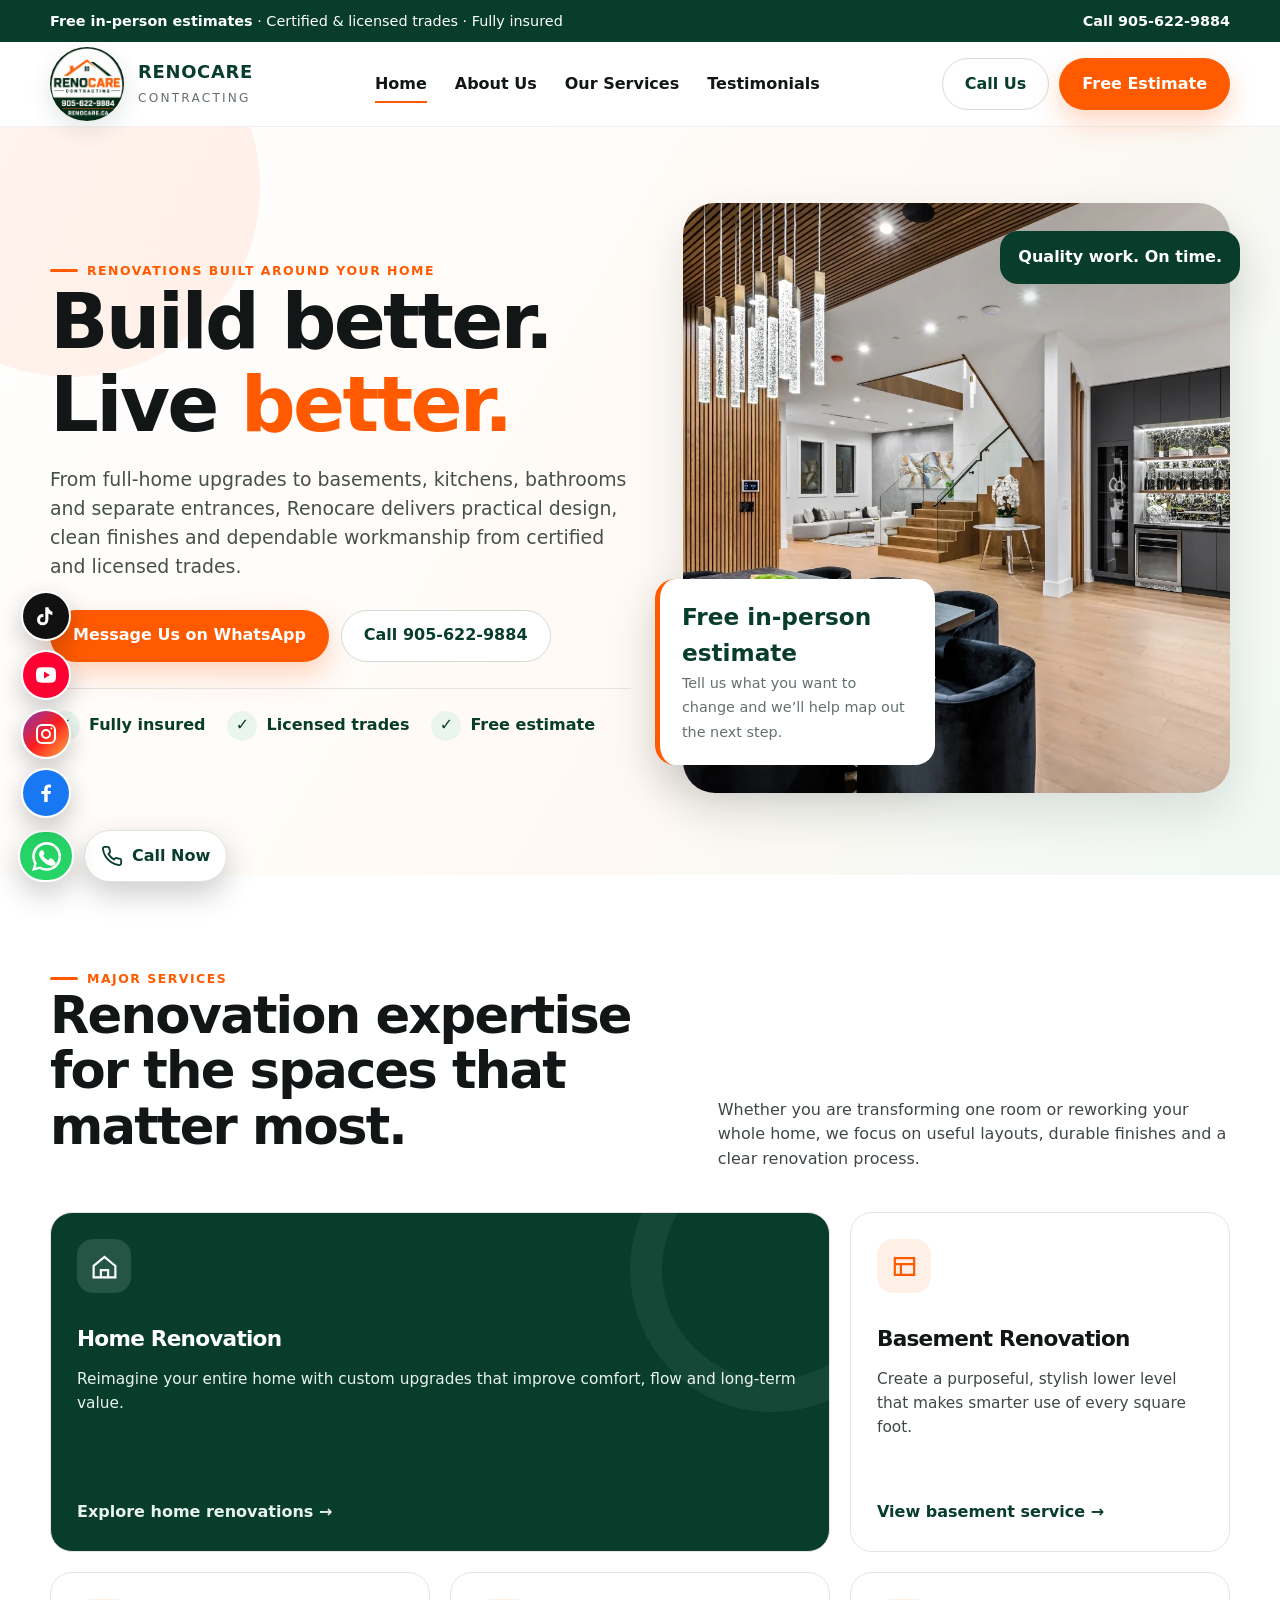
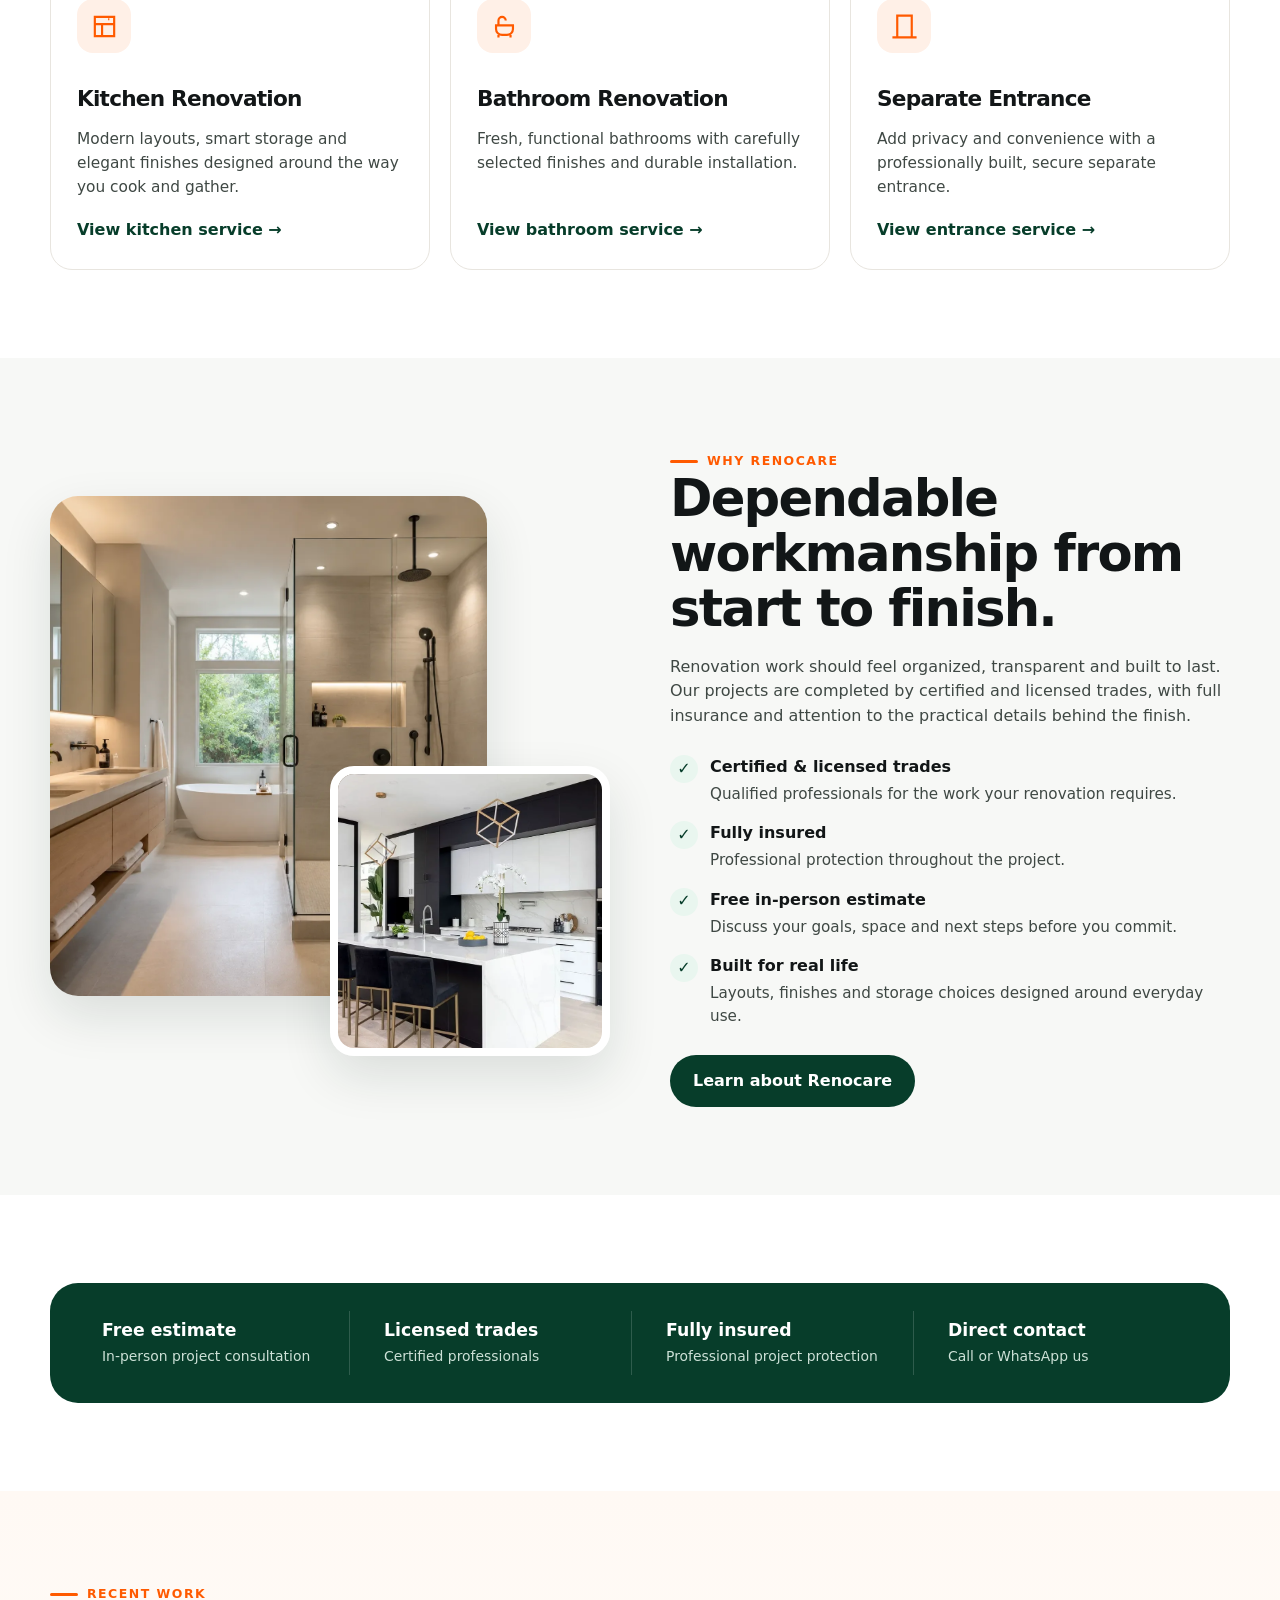
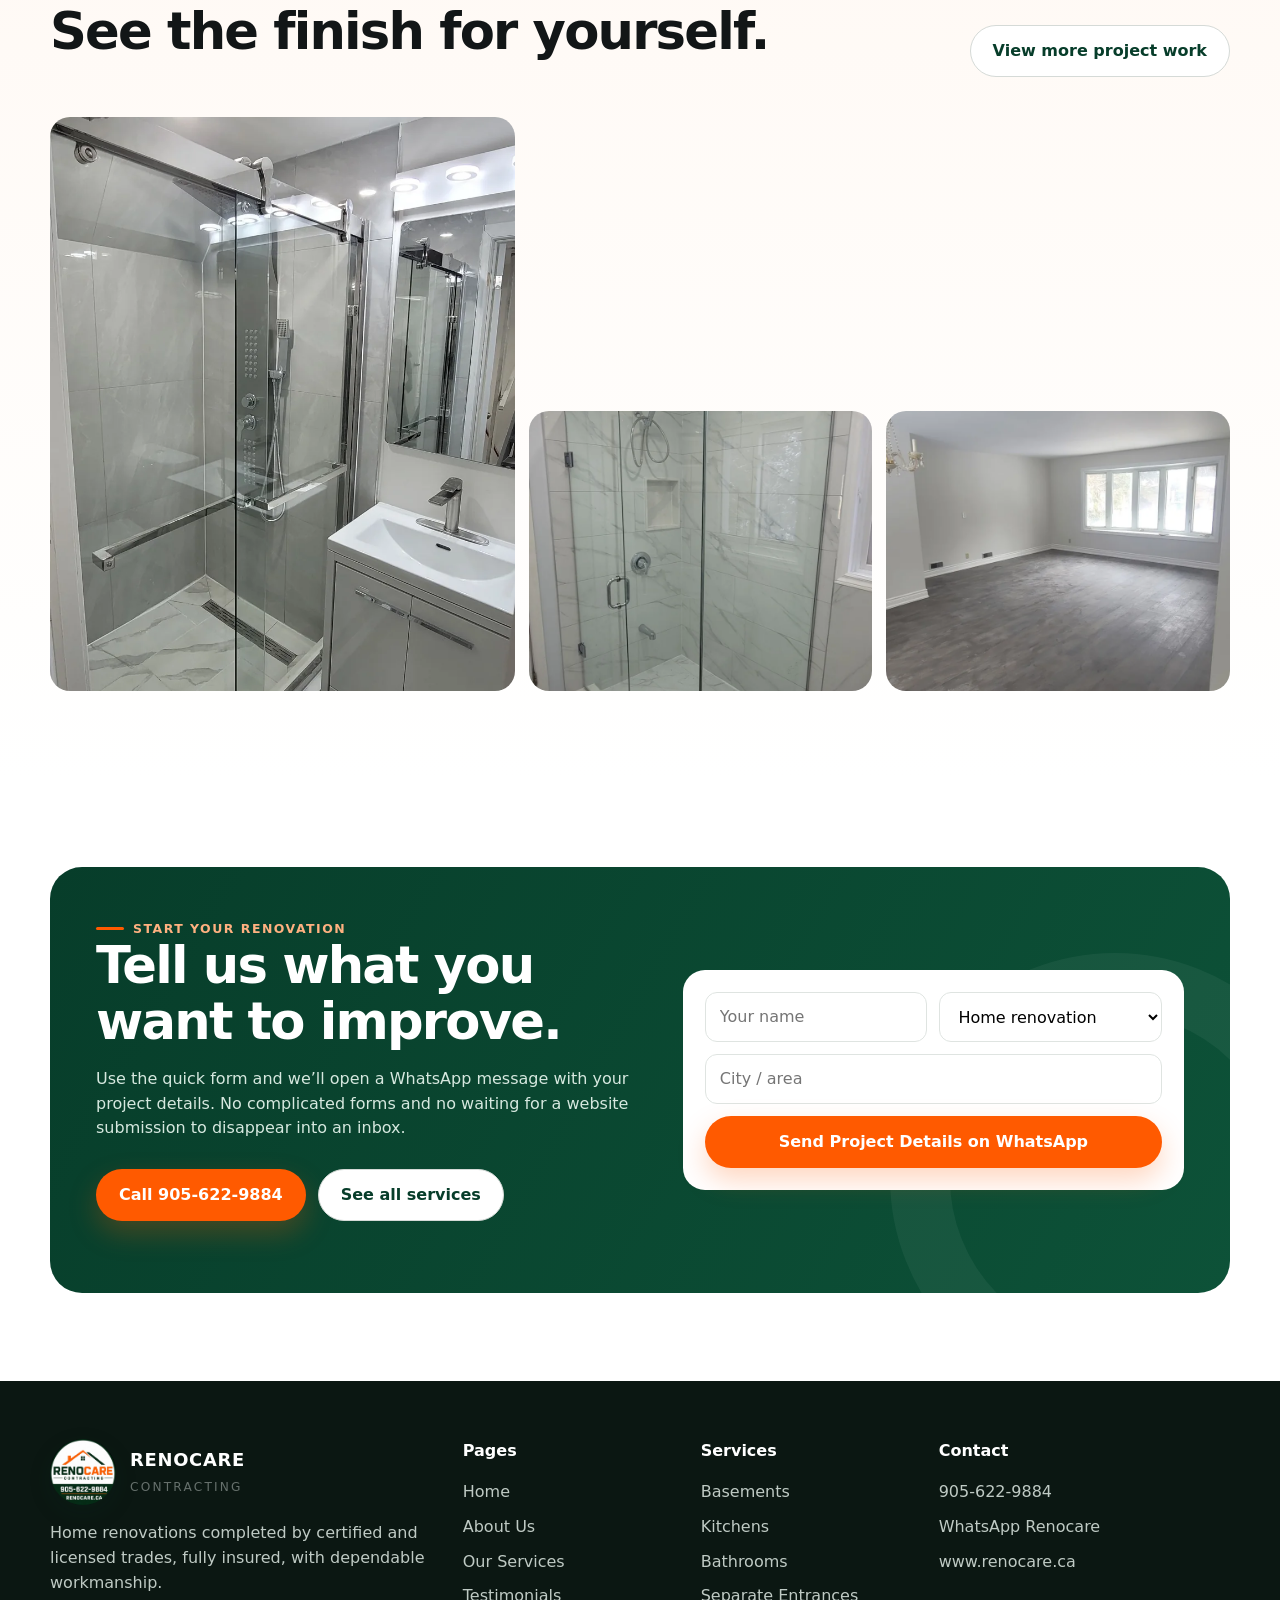
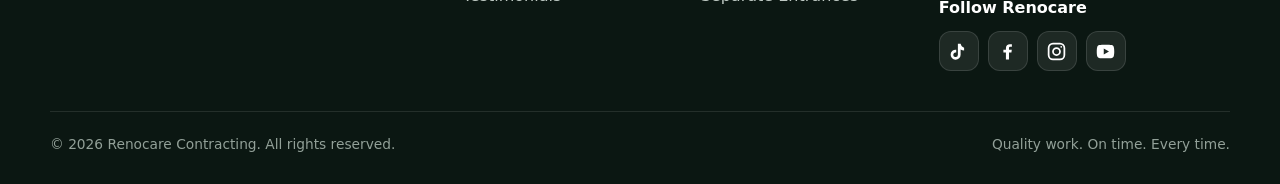
<file: index.html>
<!doctype html>
<html lang="en-CA">
<head>
  <meta charset="utf-8">
  <meta name="viewport" content="width=device-width,initial-scale=1">
  <title>Renocare Contracting | Home, Basement, Kitchen & Bathroom Renovations</title>
  <meta name="description" content="Renocare Contracting provides home, basement, kitchen and bathroom renovations plus separate entrances. Certified and licensed trades, fully insured, and free in-person estimates.">
  <link rel="canonical" href="https://www.renocare.ca/">
  <link rel="icon" type="image/png" sizes="32x32" href="/assets/favicon-32.png">
  <link rel="apple-touch-icon" href="/assets/favicon-180.png">
  <link rel="stylesheet" href="/styles.css">
  <meta property="og:title" content="Renocare Contracting | Renovations Built Right">
  <meta property="og:description" content="Home, basement, kitchen and bathroom renovations by certified and licensed trades. Free in-person estimate.">
  <meta property="og:type" content="website">
  <meta property="og:url" content="https://www.renocare.ca/">
  <meta property="og:image" content="https://www.renocare.ca/assets/showcase-home.webp">
  <script type="application/ld+json">{"@context":"https://schema.org","@type":"GeneralContractor","name":"Renocare Contracting","url":"https://www.renocare.ca/","telephone":"+1-905-622-9884","image":"https://www.renocare.ca/assets/logo.webp","sameAs":["https://www.tiktok.com/@renocare.ca","https://www.facebook.com/renocare365/","https://www.instagram.com/renocare365/","https://www.youtube.com/@renocarecanada/"],"makesOffer":[{"@type":"Offer","itemOffered":{"@type":"Service","name":"Home Renovation"}},{"@type":"Offer","itemOffered":{"@type":"Service","name":"Basement Renovation"}},{"@type":"Offer","itemOffered":{"@type":"Service","name":"Kitchen Renovation"}},{"@type":"Offer","itemOffered":{"@type":"Service","name":"Bathroom Renovation"}},{"@type":"Offer","itemOffered":{"@type":"Service","name":"Separate Entrance"}}]}</script>
</head>
<body>
  <div class="topbar"><div class="container"><p><strong>Free in-person estimates</strong> · Certified & licensed trades · Fully insured</p><a class="hide-mobile" href="tel:+19056229884">Call 905-622-9884</a></div></div>
  <header class="site-header">
    <div class="container nav">
      <a class="brand" href="/"><img src="/assets/logo.webp" alt="Renocare Contracting logo"><span class="brand-text"><strong>RENOCARE</strong><span>Contracting</span></span></a>
      <nav class="nav-links" aria-label="Main navigation"><a class="active" href="/">Home</a><a href="/about/">About Us</a><a href="/services/">Our Services</a><a href="/testimonials/">Testimonials</a></nav>
      <div class="nav-actions"><a class="btn btn-ghost" href="tel:+19056229884">Call Us</a><a class="btn btn-primary" href="https://wa.me/19056229884?text=Hi%20Renocare%2C%20I%27d%20like%20a%20free%20in-person%20estimate." target="_blank" rel="noopener">Free Estimate</a></div>
      <button class="menu-btn" aria-label="Open menu"><svg viewBox="0 0 24 24" fill="none" stroke="currentColor" stroke-width="2"><path d="M4 7h16M4 12h16M4 17h16"/></svg></button>
      <div class="mobile-menu"><a href="/">Home</a><a href="/about/">About Us</a><a href="/services/">Our Services</a><a href="/testimonials/">Testimonials</a><a href="tel:+19056229884">Call 905-622-9884</a></div>
    </div>
  </header>

  <main>
    <section class="hero">
      <div class="container hero-grid">
        <div class="hero-copy reveal">
          <span class="eyebrow">Renovations built around your home</span>
          <h1>Build better. Live <span>better.</span></h1>
          <p class="lead">From full-home upgrades to basements, kitchens, bathrooms and separate entrances, Renocare delivers practical design, clean finishes and dependable workmanship from certified and licensed trades.</p>
          <div class="hero-ctas">
            <a class="btn btn-primary" href="https://wa.me/19056229884?text=Hi%20Renocare%2C%20I%27d%20like%20to%20book%20a%20free%20in-person%20estimate." target="_blank" rel="noopener">Message Us on WhatsApp</a>
            <a class="btn btn-ghost" href="tel:+19056229884">Call 905-622-9884</a>
          </div>
          <div class="trust-row"><div class="trust-item"><span>✓</span>Fully insured</div><div class="trust-item"><span>✓</span>Licensed trades</div><div class="trust-item"><span>✓</span>Free estimate</div></div>
        </div>
        <div class="hero-media reveal">
          <img src="/assets/showcase-home.webp" alt="Modern open-concept home renovation inspiration" fetchpriority="high">
          <div class="badge">Quality work. On time.</div>
          <div class="offer-card"><strong>Free in-person estimate</strong><span>Tell us what you want to change and we’ll help map out the next step.</span></div>
        </div>
      </div>
    </section>

    <section class="section">
      <div class="container">
        <div class="section-head reveal"><div><span class="eyebrow">Major services</span><h2>Renovation expertise for the spaces that matter most.</h2></div><p>Whether you are transforming one room or reworking your whole home, we focus on useful layouts, durable finishes and a clear renovation process.</p></div>
        <div class="service-grid">
          <article class="service-card featured reveal"><div class="icon"><svg viewBox="0 0 24 24" fill="none" stroke="currentColor" stroke-width="1.8"><path d="M3 11.5 12 4l9 7.5V21H3z"/><path d="M9 21v-6h6v6"/></svg></div><h3>Home Renovation</h3><p>Reimagine your entire home with custom upgrades that improve comfort, flow and long-term value.</p><a href="/services/#home-renovation">Explore home renovations →</a></article>
          <article class="service-card reveal"><div class="icon"><svg viewBox="0 0 24 24" fill="none" stroke="currentColor" stroke-width="1.8"><path d="M4 5h16v14H4z"/><path d="M4 10h16M9 10v9"/></svg></div><h3>Basement Renovation</h3><p>Create a purposeful, stylish lower level that makes smarter use of every square foot.</p><a href="/services/#basement-renovation">View basement service →</a></article>
          <article class="service-card reveal"><div class="icon"><svg viewBox="0 0 24 24" fill="none" stroke="currentColor" stroke-width="1.8"><path d="M4 4h16v16H4z"/><path d="M4 10h16M10 10v10M15 6h1"/></svg></div><h3>Kitchen Renovation</h3><p>Modern layouts, smart storage and elegant finishes designed around the way you cook and gather.</p><a href="/services/#kitchen-renovation">View kitchen service →</a></article>
          <article class="service-card reveal"><div class="icon"><svg viewBox="0 0 24 24" fill="none" stroke="currentColor" stroke-width="1.8"><path d="M5 11h14v3a5 5 0 0 1-5 5h-4a5 5 0 0 1-5-5z"/><path d="M7 19v2M17 19v2M7 11V7a3 3 0 0 1 6 0"/></svg></div><h3>Bathroom Renovation</h3><p>Fresh, functional bathrooms with carefully selected finishes and durable installation.</p><a href="/services/#bathroom-renovation">View bathroom service →</a></article>
          <article class="service-card reveal"><div class="icon"><svg viewBox="0 0 24 24" fill="none" stroke="currentColor" stroke-width="1.8"><path d="M6 21V3h12v18"/><path d="M10 12h.01M2 21h20"/></svg></div><h3>Separate Entrance</h3><p>Add privacy and convenience with a professionally built, secure separate entrance.</p><a href="/services/#separate-entrance">View entrance service →</a></article>
        </div>
      </div>
    </section>

    <section class="section alt">
      <div class="container split">
        <div class="media-stack reveal"><img class="main" src="/assets/showcase-bathroom.webp" alt="Modern bathroom renovation inspiration with glass shower and freestanding tub" loading="lazy"><img class="small" src="/assets/showcase-kitchen-alt.webp" alt="Modern kitchen renovation inspiration" loading="lazy"></div>
        <div class="reveal"><span class="eyebrow">Why Renocare</span><h2>Dependable workmanship from start to finish.</h2><p>Renovation work should feel organized, transparent and built to last. Our projects are completed by certified and licensed trades, with full insurance and attention to the practical details behind the finish.</p>
          <div class="check-list">
            <div class="check"><i>✓</i><div><strong>Certified & licensed trades</strong><p>Qualified professionals for the work your renovation requires.</p></div></div>
            <div class="check"><i>✓</i><div><strong>Fully insured</strong><p>Professional protection throughout the project.</p></div></div>
            <div class="check"><i>✓</i><div><strong>Free in-person estimate</strong><p>Discuss your goals, space and next steps before you commit.</p></div></div>
            <div class="check"><i>✓</i><div><strong>Built for real life</strong><p>Layouts, finishes and storage choices designed around everyday use.</p></div></div>
          </div>
          <a class="btn btn-secondary" href="/about/">Learn about Renocare</a>
        </div>
      </div>
    </section>

    <section class="section">
      <div class="container">
        <div class="proof-bar reveal"><div class="proof"><strong>Free estimate</strong><span>In-person project consultation</span></div><div class="proof"><strong>Licensed trades</strong><span>Certified professionals</span></div><div class="proof"><strong>Fully insured</strong><span>Professional project protection</span></div><div class="proof"><strong>Direct contact</strong><span>Call or WhatsApp us</span></div></div>
      </div>
    </section>

    <section class="section orange-soft">
      <div class="container">
        <div class="section-head reveal"><div><span class="eyebrow">Recent work</span><h2>See the finish for yourself.</h2></div><a class="btn btn-ghost" href="/testimonials/">View more project work</a></div>
        <div class="gallery reveal"><img class="tall" src="/assets/bathroom-1.webp" alt="Glass shower renovation"><video class="wide" src="/assets/bathroom-walkthrough.mp4" autoplay muted loop playsinline aria-label="Renocare bathroom renovation walkthrough"></video><img src="/assets/bathroom-2.webp" alt="Renovated glass shower"><img src="/assets/home-reno.webp" alt="Renovated interior room"></div>
      </div>
    </section>

    <section class="section">
      <div class="container cta-panel reveal">
        <div><span class="eyebrow" style="color:#ffb180">Start your renovation</span><h2>Tell us what you want to improve.</h2><p>Use the quick form and we’ll open a WhatsApp message with your project details. No complicated forms and no waiting for a website submission to disappear into an inbox.</p><div class="hero-ctas"><a class="btn btn-primary" href="tel:+19056229884">Call 905-622-9884</a><a class="btn btn-ghost" href="/services/">See all services</a></div></div>
        <form class="estimate-form" data-whatsapp-form><input name="name" aria-label="Your name" placeholder="Your name" required><select name="project" aria-label="Project type"><option value="home renovation">Home renovation</option><option value="basement renovation">Basement renovation</option><option value="kitchen renovation">Kitchen renovation</option><option value="bathroom renovation">Bathroom renovation</option><option value="separate entrance">Separate entrance</option></select><input class="full" name="city" aria-label="City" placeholder="City / area"><button class="btn btn-primary full" type="submit">Send Project Details on WhatsApp</button></form>
      </div>
    </section>
  </main>

  <footer class="footer"><div class="container"><div class="footer-grid"><div><a class="brand" href="/"><img src="/assets/logo.webp" alt="Renocare Contracting"><span class="brand-text"><strong style="color:white">RENOCARE</strong><span>Contracting</span></span></a><p style="margin-top:16px">Home renovations completed by certified and licensed trades, fully insured, with dependable workmanship.</p></div><div><h4>Pages</h4><div class="footer-list"><a href="/">Home</a><a href="/about/">About Us</a><a href="/services/">Our Services</a><a href="/testimonials/">Testimonials</a></div></div><div><h4>Services</h4><div class="footer-list"><a href="/services/#basement-renovation">Basements</a><a href="/services/#kitchen-renovation">Kitchens</a><a href="/services/#bathroom-renovation">Bathrooms</a><a href="/services/#separate-entrance">Separate Entrances</a></div></div><div><h4>Contact</h4><div class="footer-list"><a href="tel:+19056229884">905-622-9884</a><a href="https://wa.me/19056229884" target="_blank" rel="noopener">WhatsApp Renocare</a><a href="https://www.renocare.ca">www.renocare.ca</a></div><div class="footer-social"><h4>Follow Renocare</h4><div class="social-links">
<a class="social-link" href="https://www.tiktok.com/@renocare.ca" target="_blank" rel="noopener noreferrer" aria-label="Renocare on TikTok" title="TikTok"><svg viewBox="0 0 24 24" aria-hidden="true"><path d="M14.4 3.2c.5 2.1 1.8 3.7 4 4.5v3.2a9 9 0 0 1-4-1.3v6a5.7 5.7 0 1 1-5-5.6v3.2a2.6 2.6 0 1 0 1.9 2.5V3.2h3.1Z"/></svg></a>
<a class="social-link" href="https://www.facebook.com/renocare365/" target="_blank" rel="noopener noreferrer" aria-label="Renocare on Facebook" title="Facebook"><svg viewBox="0 0 24 24" aria-hidden="true"><path d="M13.7 21v-8h2.8l.4-3h-3.2V8.1c0-.9.3-1.6 1.7-1.6H17V3.8c-.7-.1-1.5-.2-2.3-.2-2.7 0-4.5 1.6-4.5 4.6V10H7.3v3h2.9v8h3.5Z"/></svg></a>
<a class="social-link" href="https://www.instagram.com/renocare365/" target="_blank" rel="noopener noreferrer" aria-label="Renocare on Instagram" title="Instagram"><svg viewBox="0 0 24 24" aria-hidden="true" fill="none" stroke="currentColor" stroke-width="2"><rect x="3" y="3" width="18" height="18" rx="5"/><circle cx="12" cy="12" r="4"/><circle cx="17.4" cy="6.6" r="1" fill="currentColor" stroke="none"/></svg></a>
<a class="social-link" href="https://www.youtube.com/@renocarecanada/" target="_blank" rel="noopener noreferrer" aria-label="Renocare on YouTube" title="YouTube"><svg viewBox="0 0 24 24" aria-hidden="true"><path d="M22 12c0-2.3-.2-4-.5-5-.3-1.1-1.2-2-2.3-2.3C17.6 4.2 12 4.2 12 4.2s-5.6 0-7.2.5C3.7 5 2.8 5.9 2.5 7 2.2 8 2 9.7 2 12s.2 4 .5 5c.3 1.1 1.2 2 2.3 2.3 1.6.5 7.2.5 7.2.5s5.6 0 7.2-.5c1.1-.3 2-1.2 2.3-2.3.3-1 .5-2.7.5-5Zm-12 3.4V8.6l6 3.4-6 3.4Z"/></svg></a>
</div></div></div></div><div class="footer-bottom"><span>© <span id="year">2026</span> Renocare Contracting. All rights reserved.</span><span>Quality work. On time. Every time.</span></div></div></footer>

  <div class="float-actions"><div class="float-social-wrap"><div class="social-flyout" aria-label="Renocare social media">
<a class="social-flyout-link social-tiktok" href="https://www.tiktok.com/@renocare.ca" target="_blank" rel="noopener noreferrer" aria-label="Renocare on TikTok" title="TikTok" data-label="TikTok"><svg viewBox="0 0 24 24" aria-hidden="true"><path d="M14.4 3.2c.5 2.1 1.8 3.7 4 4.5v3.2a9 9 0 0 1-4-1.3v6a5.7 5.7 0 1 1-5-5.6v3.2a2.6 2.6 0 1 0 1.9 2.5V3.2h3.1Z"/></svg></a>
<a class="social-flyout-link social-youtube" href="https://www.youtube.com/@renocarecanada/" target="_blank" rel="noopener noreferrer" aria-label="Renocare on YouTube" title="YouTube" data-label="YouTube"><svg viewBox="0 0 24 24" aria-hidden="true"><path d="M22 12c0-2.3-.2-4-.5-5-.3-1.1-1.2-2-2.3-2.3C17.6 4.2 12 4.2 12 4.2s-5.6 0-7.2.5C3.7 5 2.8 5.9 2.5 7 2.2 8 2 9.7 2 12s.2 4 .5 5c.3 1.1 1.2 2 2.3 2.3 1.6.5 7.2.5 7.2.5s5.6 0 7.2-.5c1.1-.3 2-1.2 2.3-2.3.3-1 .5-2.7.5-5Zm-12 3.4V8.6l6 3.4-6 3.4Z"/></svg></a>
<a class="social-flyout-link social-instagram" href="https://www.instagram.com/renocare365/" target="_blank" rel="noopener noreferrer" aria-label="Renocare on Instagram" title="Instagram" data-label="Instagram"><svg viewBox="0 0 24 24" aria-hidden="true" fill="none" stroke="currentColor" stroke-width="2"><rect x="3" y="3" width="18" height="18" rx="5"/><circle cx="12" cy="12" r="4"/><circle cx="17.4" cy="6.6" r="1" fill="currentColor" stroke="none"/></svg></a>
<a class="social-flyout-link social-facebook" href="https://www.facebook.com/renocare365/" target="_blank" rel="noopener noreferrer" aria-label="Renocare on Facebook" title="Facebook" data-label="Facebook"><svg viewBox="0 0 24 24" aria-hidden="true"><path d="M13.7 21v-8h2.8l.4-3h-3.2V8.1c0-.9.3-1.6 1.7-1.6H17V3.8c-.7-.1-1.5-.2-2.3-.2-2.7 0-4.5 1.6-4.5 4.6V10H7.3v3h2.9v8h3.5Z"/></svg></a>
</div><a class="float-btn float-whatsapp" aria-label="Message Renocare on WhatsApp" title="Message us on WhatsApp" href="https://wa.me/19056229884?text=Hi%20Renocare%2C%20I%27d%20like%20a%20free%20in-person%20estimate." target="_blank" rel="noopener"><svg viewBox="0 0 24 24" fill="currentColor" aria-hidden="true"><path d="M20.5 3.5A11.8 11.8 0 0 0 12.1 0C5.5 0 .2 5.3.2 11.9c0 2.1.6 4.2 1.6 6L0 24l6.3-1.7a12 12 0 0 0 5.8 1.5h.1c6.6 0 11.9-5.3 11.9-11.9 0-3.2-1.3-6.2-3.6-8.4ZM12.2 21.8h-.1a9.9 9.9 0 0 1-5-1.4l-.4-.2-3.7 1 1-3.6-.2-.4a9.8 9.8 0 1 1 8.4 4.6Zm5.4-7.4c-.3-.1-1.8-.9-2.1-1-.3-.1-.5-.1-.7.2-.2.3-.8 1-.9 1.2-.2.2-.3.2-.6.1-1.7-.8-2.8-1.5-3.9-3.4-.3-.5.3-.5.8-1.6.1-.2 0-.4 0-.6l-.9-2.1c-.2-.5-.5-.4-.7-.4H8c-.2 0-.6.1-.9.4-.3.3-1.2 1.2-1.2 2.9s1.2 3.3 1.4 3.6c.2.2 2.4 3.7 5.8 5.2 2.2 1 3.1 1 4.2.8.7-.1 1.8-.7 2-1.4.3-.7.3-1.3.2-1.4-.1-.1-.3-.2-.6-.3Z"/></svg></a></div><a class="float-btn float-call" aria-label="Call Renocare at 905-622-9884" href="tel:+19056229884"><svg viewBox="0 0 24 24" fill="none" stroke="currentColor" stroke-width="2" aria-hidden="true"><path d="M22 16.9v3a2 2 0 0 1-2.2 2 19.8 19.8 0 0 1-8.6-3.1 19.5 19.5 0 0 1-6-6A19.8 19.8 0 0 1 2.1 4.2 2 2 0 0 1 4.1 2h3a2 2 0 0 1 2 1.7c.1 1 .4 2 .7 2.9a2 2 0 0 1-.5 2.1L8.1 9.9a16 16 0 0 0 6 6l1.2-1.2a2 2 0 0 1 2.1-.5c.9.3 1.9.6 2.9.7A2 2 0 0 1 22 16.9Z"/></svg><span class="desktop-label">Call Now</span><span class="mobile-only">Call</span></a></div>
  <script src="/script.js" defer></script>
</body>
</html>
</file>
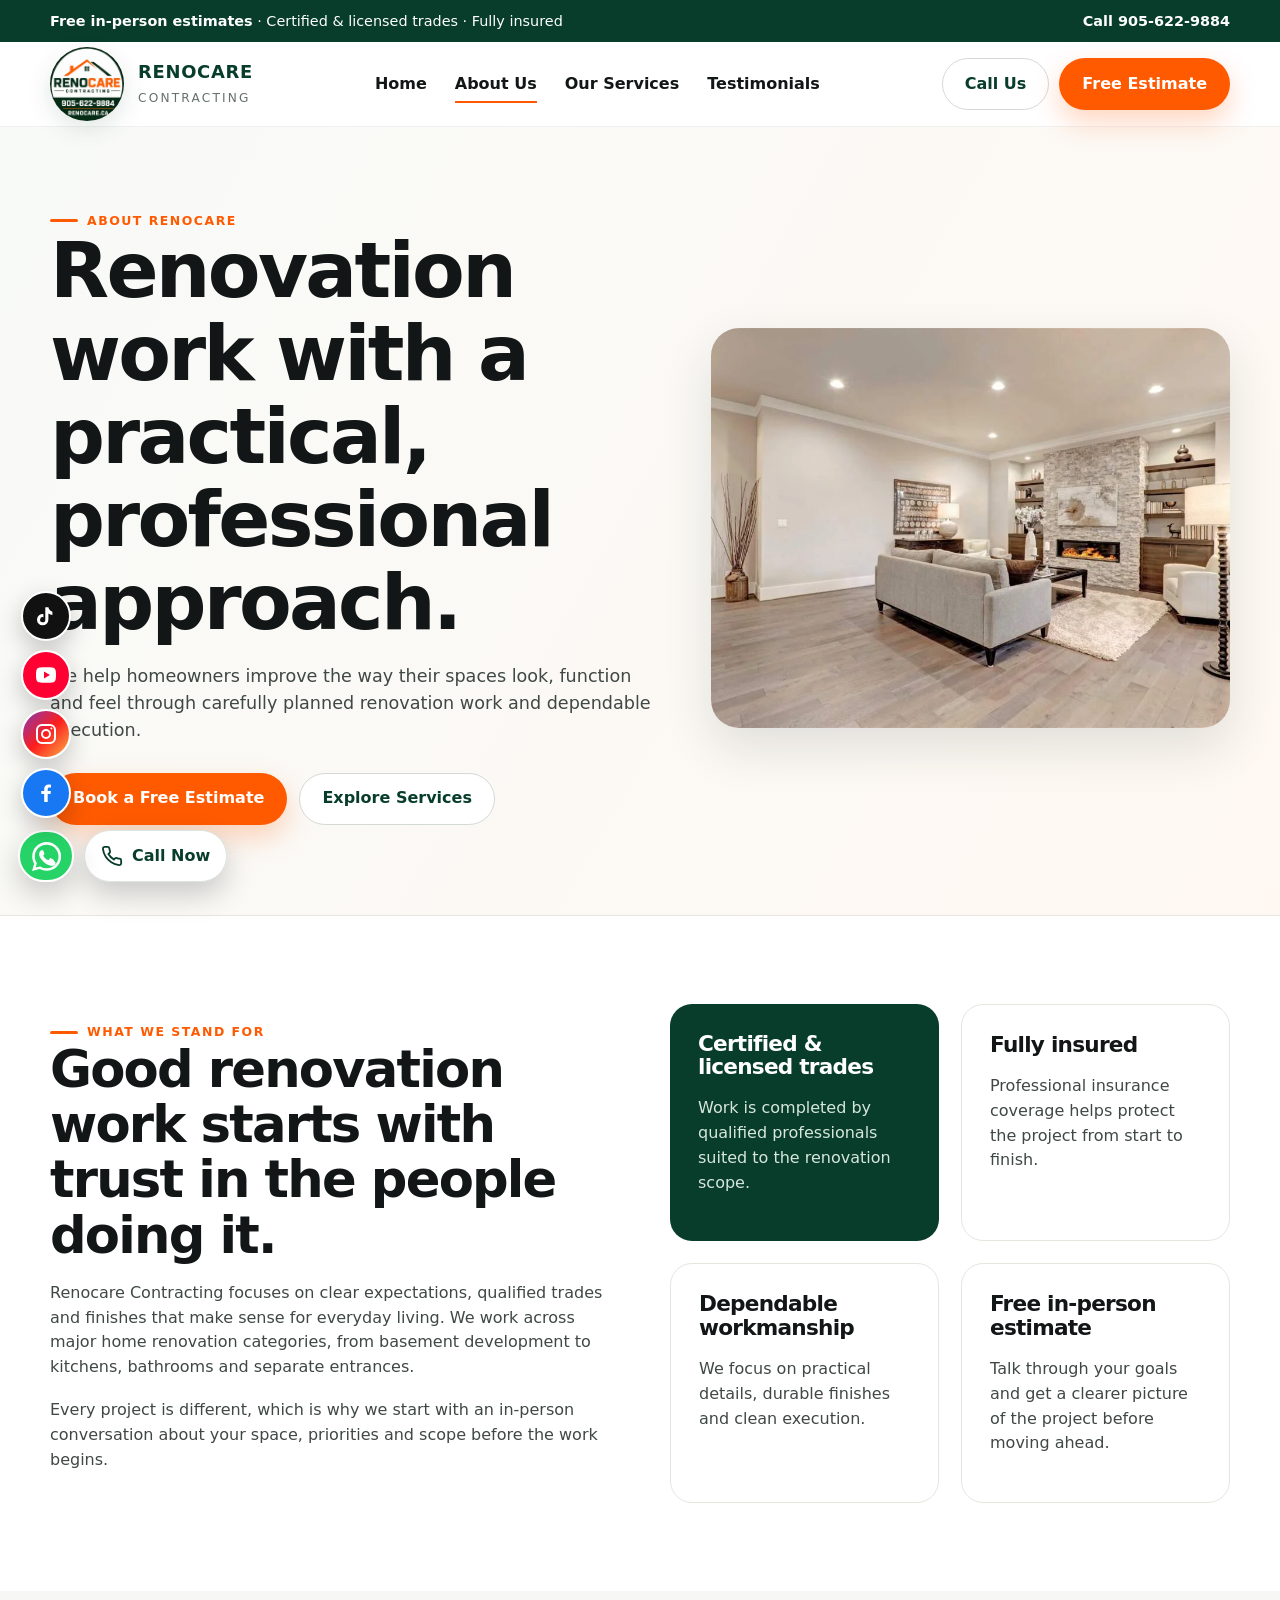
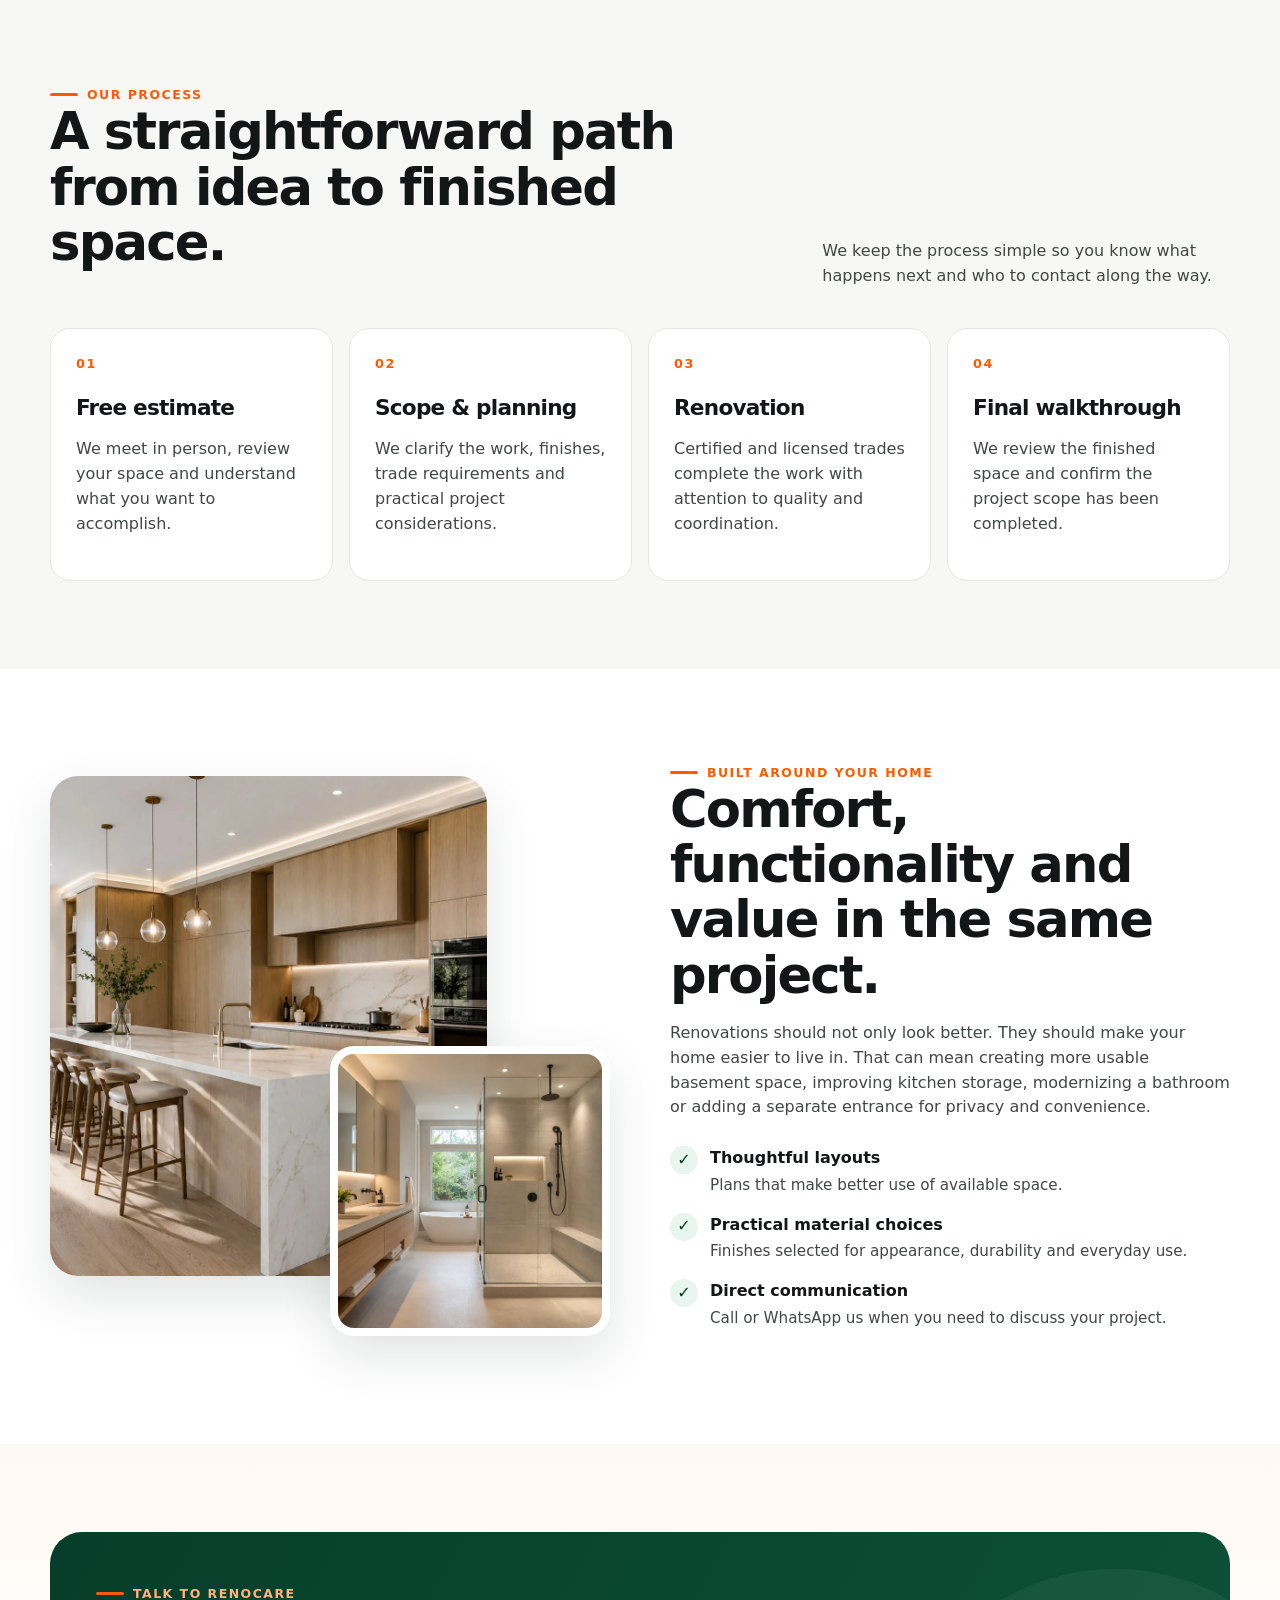
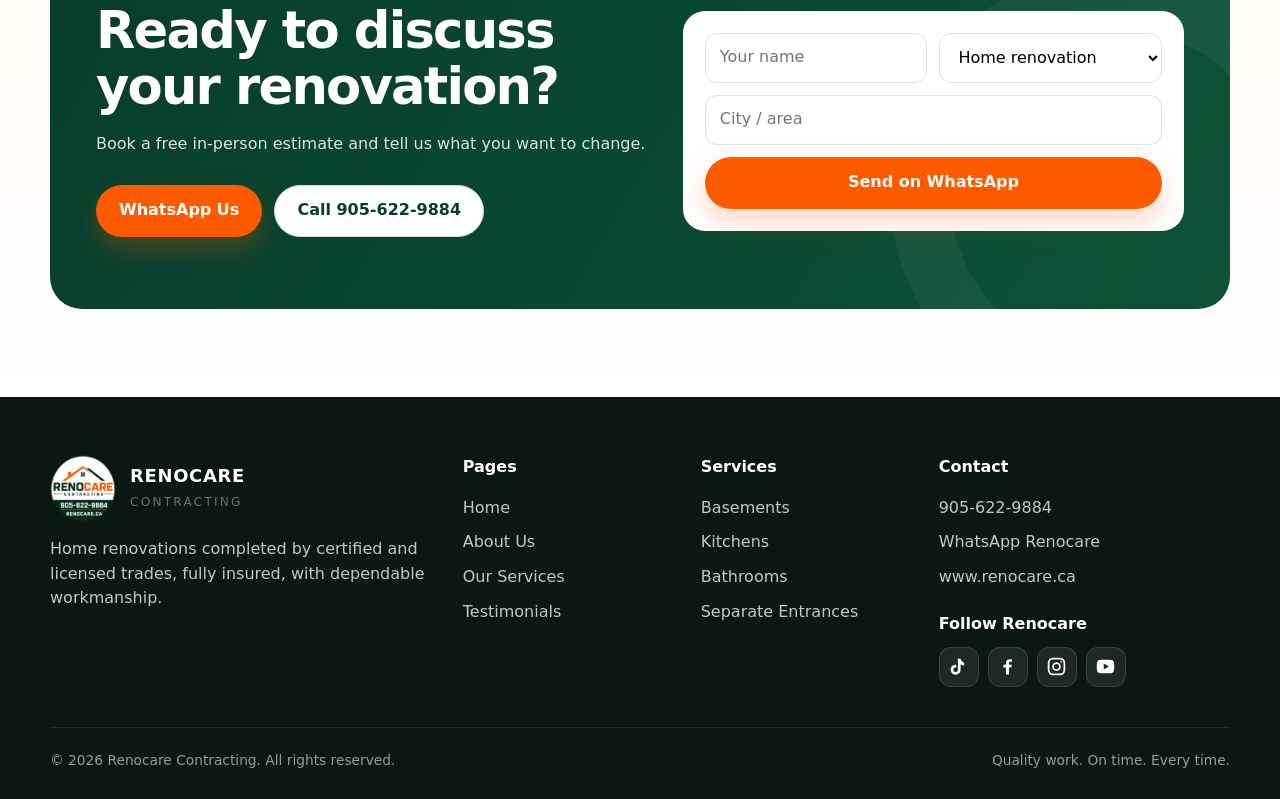
<file: about/index.html>
<!doctype html>
<html lang="en-CA">
<head>
  <meta charset="utf-8"><meta name="viewport" content="width=device-width,initial-scale=1">
  <title>About Renocare Contracting | Renovation Professionals</title>
  <meta name="description" content="Learn about Renocare Contracting, our renovation process and our commitment to licensed trades, full insurance and dependable workmanship.">
  <link rel="canonical" href="https://www.renocare.ca/about/"><link rel="icon" type="image/png" sizes="32x32" href="/assets/favicon-32.png"><link rel="apple-touch-icon" href="/assets/favicon-180.png"><link rel="stylesheet" href="/styles.css">
</head>
<body>
  <div class="topbar"><div class="container"><p><strong>Free in-person estimates</strong> · Certified & licensed trades · Fully insured</p><a class="hide-mobile" href="tel:+19056229884">Call 905-622-9884</a></div></div>
  <header class="site-header"><div class="container nav"><a class="brand" href="/"><img src="/assets/logo.webp" alt="Renocare Contracting logo"><span class="brand-text"><strong>RENOCARE</strong><span>Contracting</span></span></a><nav class="nav-links"><a href="/">Home</a><a class="active" href="/about/">About Us</a><a href="/services/">Our Services</a><a href="/testimonials/">Testimonials</a></nav><div class="nav-actions"><a class="btn btn-ghost" href="tel:+19056229884">Call Us</a><a class="btn btn-primary" href="https://wa.me/19056229884?text=Hi%20Renocare%2C%20I%27d%20like%20a%20free%20in-person%20estimate." target="_blank" rel="noopener">Free Estimate</a></div><button class="menu-btn" aria-label="Open menu"><svg viewBox="0 0 24 24" fill="none" stroke="currentColor" stroke-width="2"><path d="M4 7h16M4 12h16M4 17h16"/></svg></button><div class="mobile-menu"><a href="/">Home</a><a href="/about/">About Us</a><a href="/services/">Our Services</a><a href="/testimonials/">Testimonials</a><a href="tel:+19056229884">Call 905-622-9884</a></div></div></header>

  <main>
    <section class="page-hero"><div class="container"><div class="reveal"><span class="eyebrow">About Renocare</span><h1>Renovation work with a practical, professional approach.</h1><p>We help homeowners improve the way their spaces look, function and feel through carefully planned renovation work and dependable execution.</p><div class="hero-ctas"><a class="btn btn-primary" href="https://wa.me/19056229884?text=Hi%20Renocare%2C%20I%27d%20like%20a%20free%20in-person%20estimate." target="_blank" rel="noopener">Book a Free Estimate</a><a class="btn btn-ghost" href="/services/">Explore Services</a></div></div><img class="reveal" src="/assets/showcase-home-alt.webp" alt="Finished open-concept interior renovation inspiration"></div></section>

    <section class="section"><div class="container split"><div class="reveal"><span class="eyebrow">What we stand for</span><h2>Good renovation work starts with trust in the people doing it.</h2><p>Renocare Contracting focuses on clear expectations, qualified trades and finishes that make sense for everyday living. We work across major home renovation categories, from basement development to kitchens, bathrooms and separate entrances.</p><p>Every project is different, which is why we start with an in-person conversation about your space, priorities and scope before the work begins.</p></div><div class="about-grid reveal"><div class="about-card dark"><h3>Certified & licensed trades</h3><p>Work is completed by qualified professionals suited to the renovation scope.</p></div><div class="about-card"><h3>Fully insured</h3><p>Professional insurance coverage helps protect the project from start to finish.</p></div><div class="about-card"><h3>Dependable workmanship</h3><p>We focus on practical details, durable finishes and clean execution.</p></div><div class="about-card"><h3>Free in-person estimate</h3><p>Talk through your goals and get a clearer picture of the project before moving ahead.</p></div></div></div></section>

    <section class="section alt"><div class="container"><div class="section-head reveal"><div><span class="eyebrow">Our process</span><h2>A straightforward path from idea to finished space.</h2></div><p>We keep the process simple so you know what happens next and who to contact along the way.</p></div><div class="timeline"><div class="step reveal"><h3>Free estimate</h3><p>We meet in person, review your space and understand what you want to accomplish.</p></div><div class="step reveal"><h3>Scope & planning</h3><p>We clarify the work, finishes, trade requirements and practical project considerations.</p></div><div class="step reveal"><h3>Renovation</h3><p>Certified and licensed trades complete the work with attention to quality and coordination.</p></div><div class="step reveal"><h3>Final walkthrough</h3><p>We review the finished space and confirm the project scope has been completed.</p></div></div></div></section>

    <section class="section"><div class="container split"><div class="media-stack reveal"><img class="main" src="/assets/showcase-kitchen.webp" alt="Modern kitchen renovation inspiration"><img class="small" src="/assets/showcase-bathroom.webp" alt="Modern bathroom renovation inspiration"></div><div class="reveal"><span class="eyebrow">Built around your home</span><h2>Comfort, functionality and value in the same project.</h2><p>Renovations should not only look better. They should make your home easier to live in. That can mean creating more usable basement space, improving kitchen storage, modernizing a bathroom or adding a separate entrance for privacy and convenience.</p><div class="check-list"><div class="check"><i>✓</i><div><strong>Thoughtful layouts</strong><p>Plans that make better use of available space.</p></div></div><div class="check"><i>✓</i><div><strong>Practical material choices</strong><p>Finishes selected for appearance, durability and everyday use.</p></div></div><div class="check"><i>✓</i><div><strong>Direct communication</strong><p>Call or WhatsApp us when you need to discuss your project.</p></div></div></div></div></div></section>

    <section class="section orange-soft"><div class="container cta-panel reveal"><div><span class="eyebrow" style="color:#ffb180">Talk to Renocare</span><h2>Ready to discuss your renovation?</h2><p>Book a free in-person estimate and tell us what you want to change.</p><div class="hero-ctas"><a class="btn btn-primary" href="https://wa.me/19056229884?text=Hi%20Renocare%2C%20I%27d%20like%20to%20book%20a%20free%20in-person%20estimate." target="_blank" rel="noopener">WhatsApp Us</a><a class="btn btn-ghost" href="tel:+19056229884">Call 905-622-9884</a></div></div><form class="estimate-form" data-whatsapp-form><input name="name" placeholder="Your name" required><select name="project"><option value="home renovation">Home renovation</option><option value="basement renovation">Basement renovation</option><option value="kitchen renovation">Kitchen renovation</option><option value="bathroom renovation">Bathroom renovation</option><option value="separate entrance">Separate entrance</option></select><input class="full" name="city" placeholder="City / area"><button class="btn btn-primary full">Send on WhatsApp</button></form></div></section>
  </main>

  <footer class="footer"><div class="container"><div class="footer-grid"><div><a class="brand" href="/"><img src="/assets/logo.webp" alt="Renocare Contracting"><span class="brand-text"><strong style="color:white">RENOCARE</strong><span>Contracting</span></span></a><p style="margin-top:16px">Home renovations completed by certified and licensed trades, fully insured, with dependable workmanship.</p></div><div><h4>Pages</h4><div class="footer-list"><a href="/">Home</a><a href="/about/">About Us</a><a href="/services/">Our Services</a><a href="/testimonials/">Testimonials</a></div></div><div><h4>Services</h4><div class="footer-list"><a href="/services/#basement-renovation">Basements</a><a href="/services/#kitchen-renovation">Kitchens</a><a href="/services/#bathroom-renovation">Bathrooms</a><a href="/services/#separate-entrance">Separate Entrances</a></div></div><div><h4>Contact</h4><div class="footer-list"><a href="tel:+19056229884">905-622-9884</a><a href="https://wa.me/19056229884" target="_blank" rel="noopener">WhatsApp Renocare</a><a href="https://www.renocare.ca">www.renocare.ca</a></div><div class="footer-social"><h4>Follow Renocare</h4><div class="social-links">
<a class="social-link" href="https://www.tiktok.com/@renocare.ca" target="_blank" rel="noopener noreferrer" aria-label="Renocare on TikTok" title="TikTok"><svg viewBox="0 0 24 24" aria-hidden="true"><path d="M14.4 3.2c.5 2.1 1.8 3.7 4 4.5v3.2a9 9 0 0 1-4-1.3v6a5.7 5.7 0 1 1-5-5.6v3.2a2.6 2.6 0 1 0 1.9 2.5V3.2h3.1Z"/></svg></a>
<a class="social-link" href="https://www.facebook.com/renocare365/" target="_blank" rel="noopener noreferrer" aria-label="Renocare on Facebook" title="Facebook"><svg viewBox="0 0 24 24" aria-hidden="true"><path d="M13.7 21v-8h2.8l.4-3h-3.2V8.1c0-.9.3-1.6 1.7-1.6H17V3.8c-.7-.1-1.5-.2-2.3-.2-2.7 0-4.5 1.6-4.5 4.6V10H7.3v3h2.9v8h3.5Z"/></svg></a>
<a class="social-link" href="https://www.instagram.com/renocare365/" target="_blank" rel="noopener noreferrer" aria-label="Renocare on Instagram" title="Instagram"><svg viewBox="0 0 24 24" aria-hidden="true" fill="none" stroke="currentColor" stroke-width="2"><rect x="3" y="3" width="18" height="18" rx="5"/><circle cx="12" cy="12" r="4"/><circle cx="17.4" cy="6.6" r="1" fill="currentColor" stroke="none"/></svg></a>
<a class="social-link" href="https://www.youtube.com/@renocarecanada/" target="_blank" rel="noopener noreferrer" aria-label="Renocare on YouTube" title="YouTube"><svg viewBox="0 0 24 24" aria-hidden="true"><path d="M22 12c0-2.3-.2-4-.5-5-.3-1.1-1.2-2-2.3-2.3C17.6 4.2 12 4.2 12 4.2s-5.6 0-7.2.5C3.7 5 2.8 5.9 2.5 7 2.2 8 2 9.7 2 12s.2 4 .5 5c.3 1.1 1.2 2 2.3 2.3 1.6.5 7.2.5 7.2.5s5.6 0 7.2-.5c1.1-.3 2-1.2 2.3-2.3.3-1 .5-2.7.5-5Zm-12 3.4V8.6l6 3.4-6 3.4Z"/></svg></a>
</div></div></div></div><div class="footer-bottom"><span>© 2026 Renocare Contracting. All rights reserved.</span><span>Quality work. On time. Every time.</span></div></div></footer>

  <div class="float-actions"><div class="float-social-wrap"><div class="social-flyout" aria-label="Renocare social media">
<a class="social-flyout-link social-tiktok" href="https://www.tiktok.com/@renocare.ca" target="_blank" rel="noopener noreferrer" aria-label="Renocare on TikTok" title="TikTok" data-label="TikTok"><svg viewBox="0 0 24 24" aria-hidden="true"><path d="M14.4 3.2c.5 2.1 1.8 3.7 4 4.5v3.2a9 9 0 0 1-4-1.3v6a5.7 5.7 0 1 1-5-5.6v3.2a2.6 2.6 0 1 0 1.9 2.5V3.2h3.1Z"/></svg></a>
<a class="social-flyout-link social-youtube" href="https://www.youtube.com/@renocarecanada/" target="_blank" rel="noopener noreferrer" aria-label="Renocare on YouTube" title="YouTube" data-label="YouTube"><svg viewBox="0 0 24 24" aria-hidden="true"><path d="M22 12c0-2.3-.2-4-.5-5-.3-1.1-1.2-2-2.3-2.3C17.6 4.2 12 4.2 12 4.2s-5.6 0-7.2.5C3.7 5 2.8 5.9 2.5 7 2.2 8 2 9.7 2 12s.2 4 .5 5c.3 1.1 1.2 2 2.3 2.3 1.6.5 7.2.5 7.2.5s5.6 0 7.2-.5c1.1-.3 2-1.2 2.3-2.3.3-1 .5-2.7.5-5Zm-12 3.4V8.6l6 3.4-6 3.4Z"/></svg></a>
<a class="social-flyout-link social-instagram" href="https://www.instagram.com/renocare365/" target="_blank" rel="noopener noreferrer" aria-label="Renocare on Instagram" title="Instagram" data-label="Instagram"><svg viewBox="0 0 24 24" aria-hidden="true" fill="none" stroke="currentColor" stroke-width="2"><rect x="3" y="3" width="18" height="18" rx="5"/><circle cx="12" cy="12" r="4"/><circle cx="17.4" cy="6.6" r="1" fill="currentColor" stroke="none"/></svg></a>
<a class="social-flyout-link social-facebook" href="https://www.facebook.com/renocare365/" target="_blank" rel="noopener noreferrer" aria-label="Renocare on Facebook" title="Facebook" data-label="Facebook"><svg viewBox="0 0 24 24" aria-hidden="true"><path d="M13.7 21v-8h2.8l.4-3h-3.2V8.1c0-.9.3-1.6 1.7-1.6H17V3.8c-.7-.1-1.5-.2-2.3-.2-2.7 0-4.5 1.6-4.5 4.6V10H7.3v3h2.9v8h3.5Z"/></svg></a>
</div><a class="float-btn float-whatsapp" aria-label="Message Renocare on WhatsApp" title="Message us on WhatsApp" href="https://wa.me/19056229884?text=Hi%20Renocare%2C%20I%27d%20like%20a%20free%20in-person%20estimate." target="_blank" rel="noopener"><svg viewBox="0 0 24 24" fill="currentColor" aria-hidden="true"><path d="M20.5 3.5A11.8 11.8 0 0 0 12.1 0C5.5 0 .2 5.3.2 11.9c0 2.1.6 4.2 1.6 6L0 24l6.3-1.7a12 12 0 0 0 5.8 1.5h.1c6.6 0 11.9-5.3 11.9-11.9 0-3.2-1.3-6.2-3.6-8.4ZM12.2 21.8h-.1a9.9 9.9 0 0 1-5-1.4l-.4-.2-3.7 1 1-3.6-.2-.4a9.8 9.8 0 1 1 8.4 4.6Zm5.4-7.4c-.3-.1-1.8-.9-2.1-1-.3-.1-.5-.1-.7.2-.2.3-.8 1-.9 1.2-.2.2-.3.2-.6.1-1.7-.8-2.8-1.5-3.9-3.4-.3-.5.3-.5.8-1.6.1-.2 0-.4 0-.6l-.9-2.1c-.2-.5-.5-.4-.7-.4H8c-.2 0-.6.1-.9.4-.3.3-1.2 1.2-1.2 2.9s1.2 3.3 1.4 3.6c.2.2 2.4 3.7 5.8 5.2 2.2 1 3.1 1 4.2.8.7-.1 1.8-.7 2-1.4.3-.7.3-1.3.2-1.4-.1-.1-.3-.2-.6-.3Z"/></svg></a></div><a class="float-btn float-call" aria-label="Call Renocare at 905-622-9884" href="tel:+19056229884"><svg viewBox="0 0 24 24" fill="none" stroke="currentColor" stroke-width="2" aria-hidden="true"><path d="M22 16.9v3a2 2 0 0 1-2.2 2 19.8 19.8 0 0 1-8.6-3.1 19.5 19.5 0 0 1-6-6A19.8 19.8 0 0 1 2.1 4.2 2 2 0 0 1 4.1 2h3a2 2 0 0 1 2 1.7c.1 1 .4 2 .7 2.9a2 2 0 0 1-.5 2.1L8.1 9.9a16 16 0 0 0 6 6l1.2-1.2a2 2 0 0 1 2.1-.5c.9.3 1.9.6 2.9.7A2 2 0 0 1 22 16.9Z"/></svg><span class="desktop-label">Call Now</span><span class="mobile-only">Call</span></a></div>
  <script src="/script.js" defer></script>
</body></html>
</file>
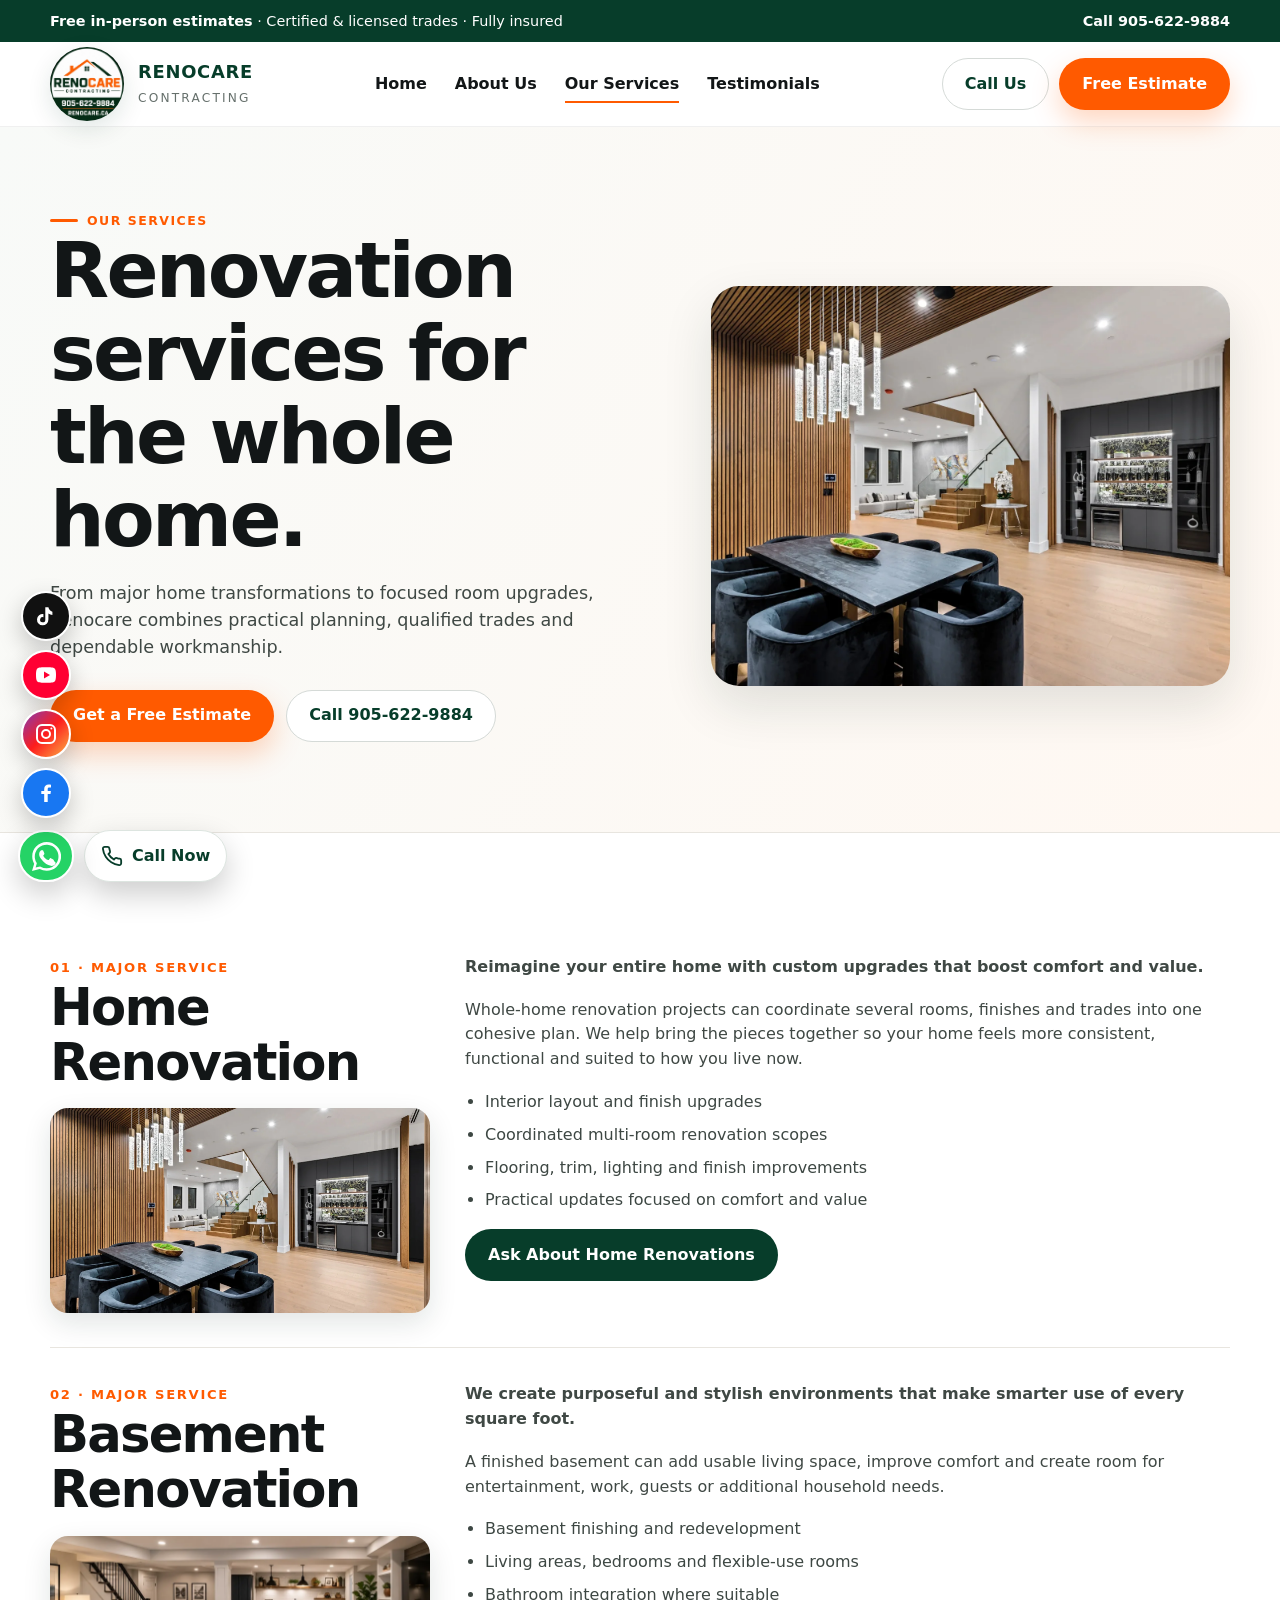
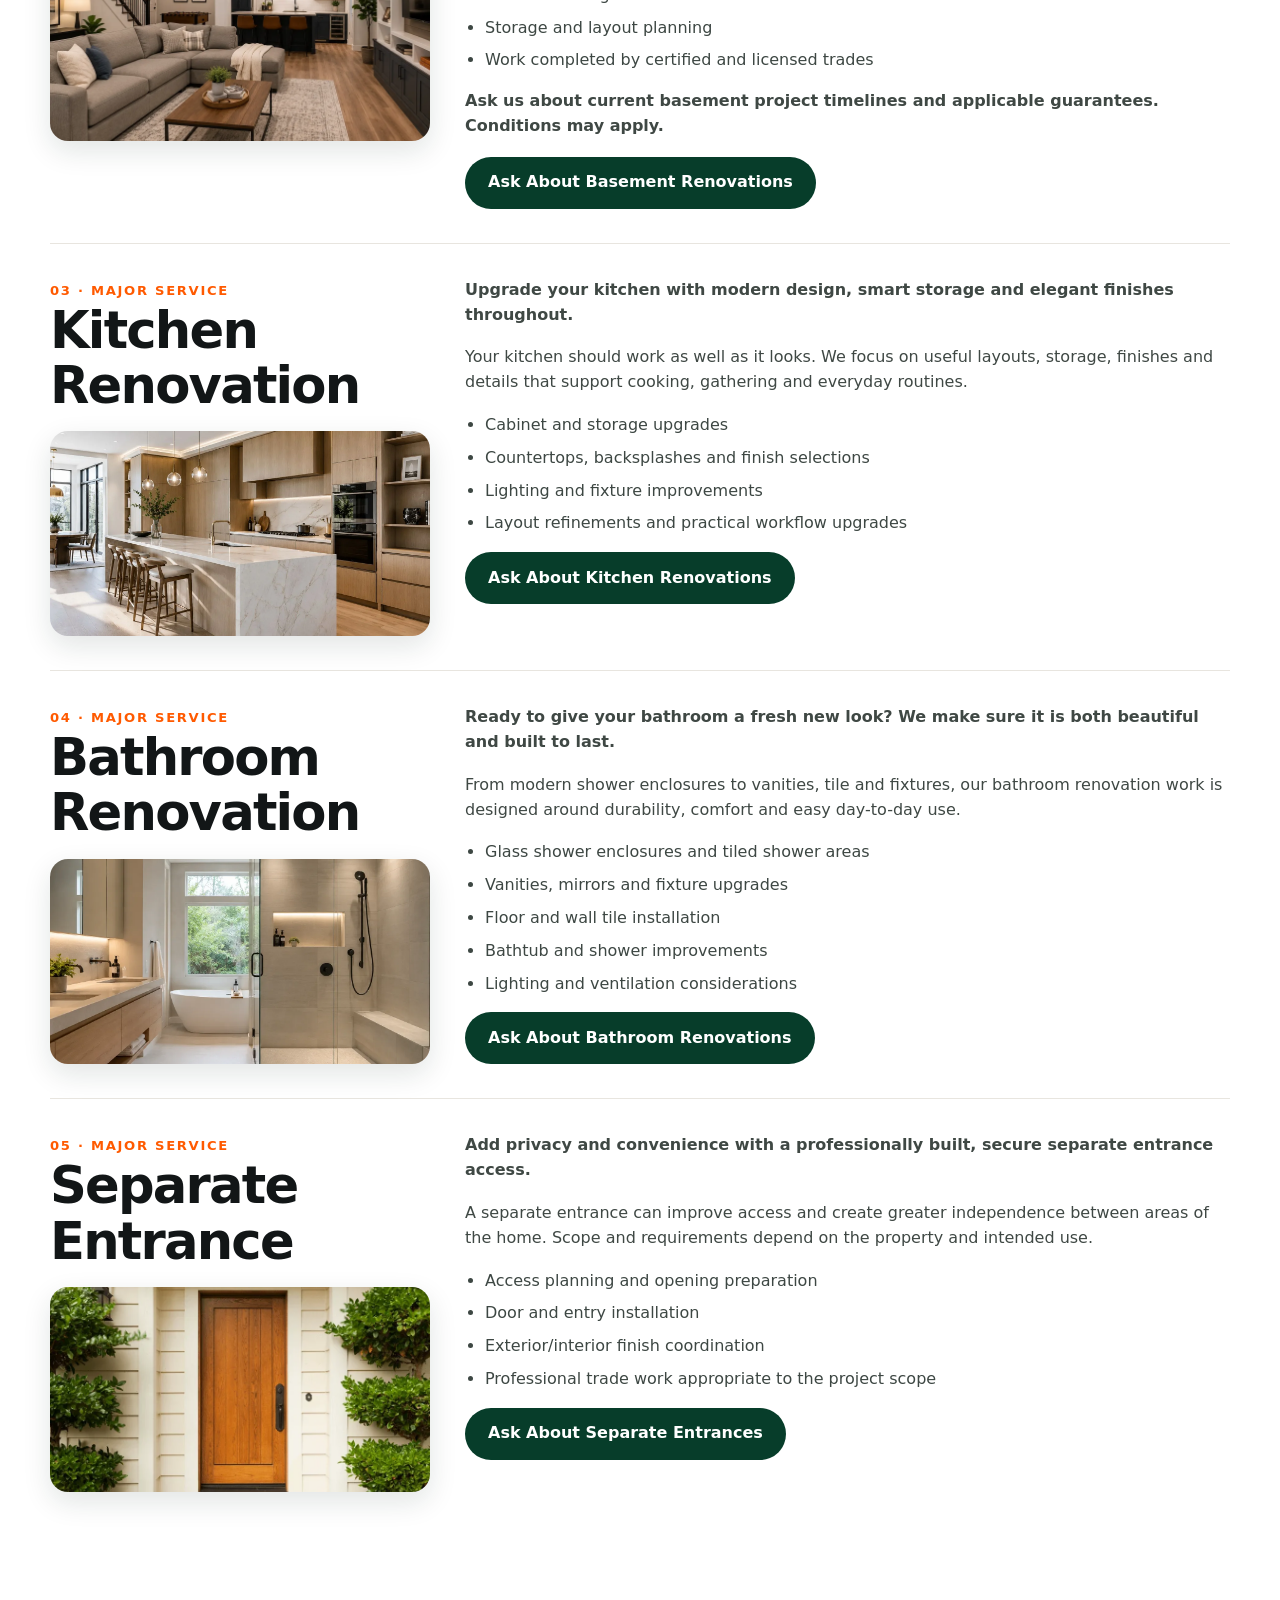
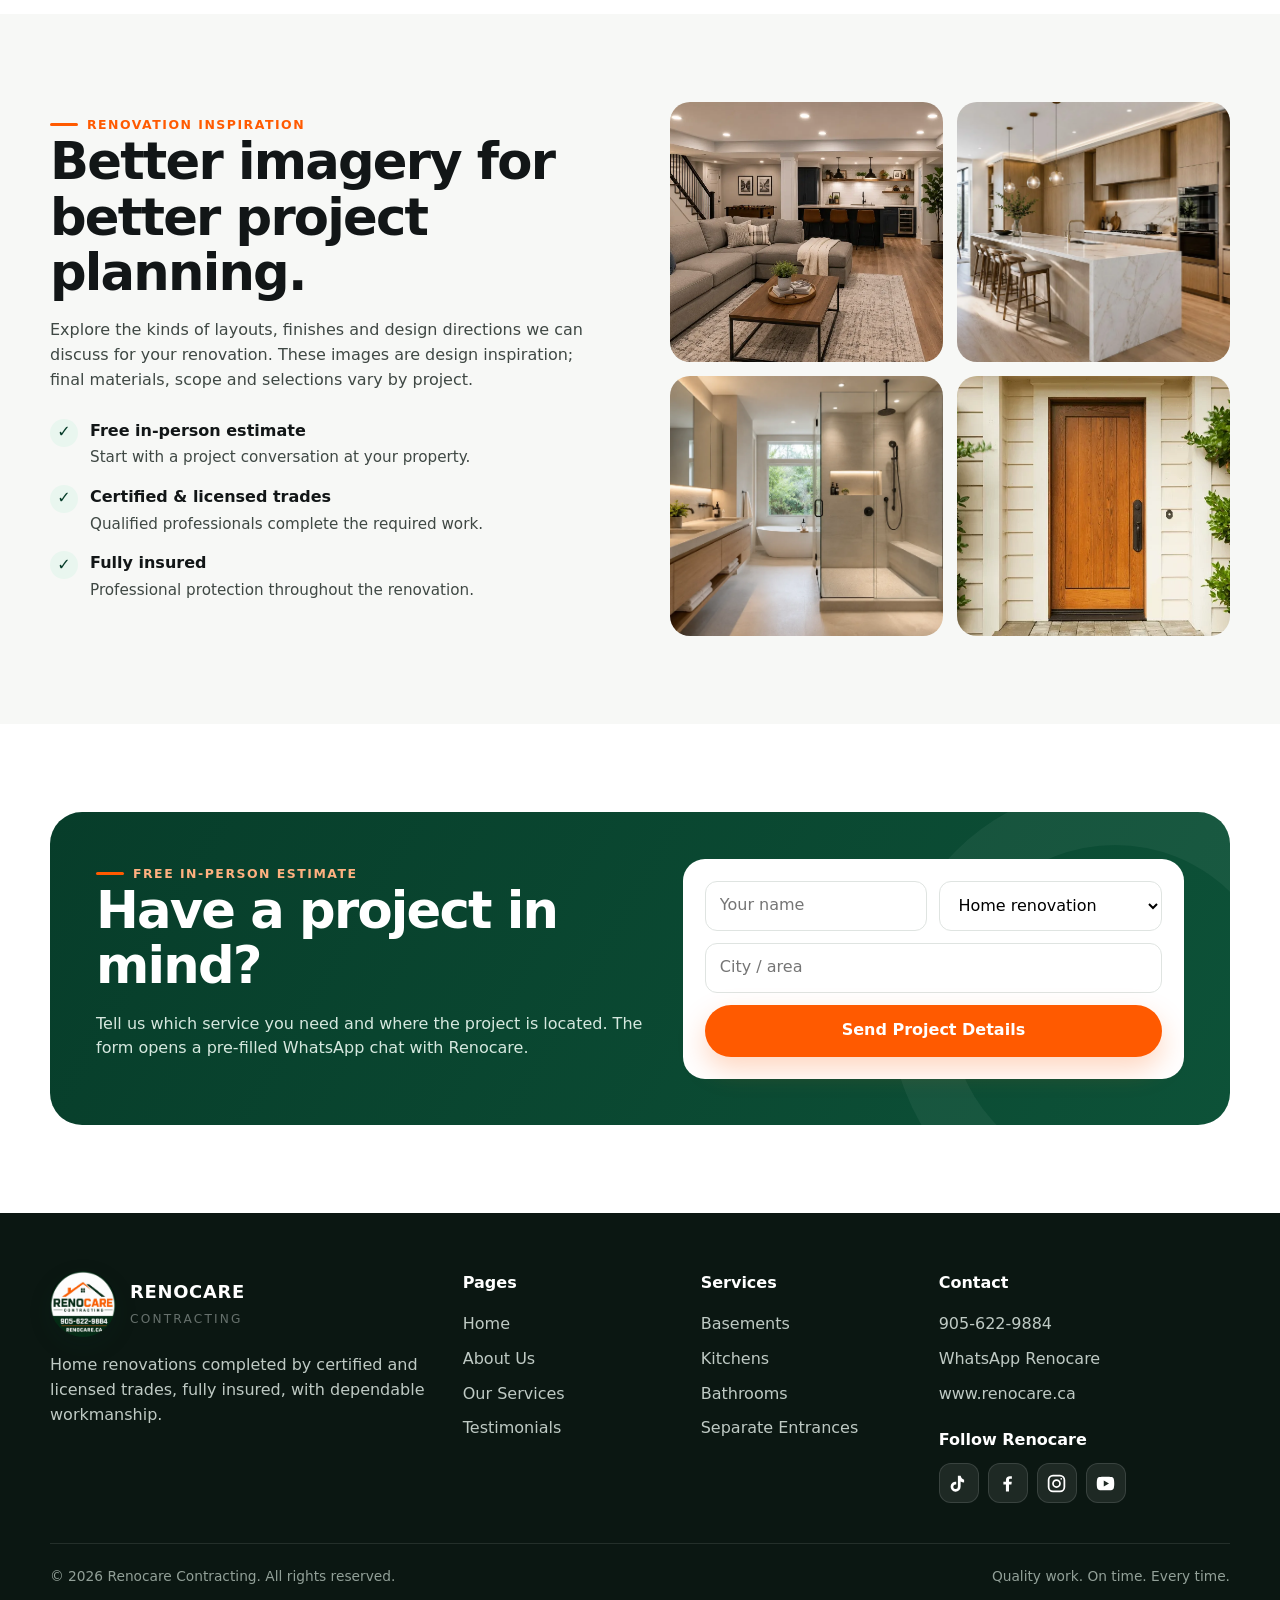
<file: services/index.html>
<!doctype html>
<html lang="en-CA">
<head>
  <meta charset="utf-8"><meta name="viewport" content="width=device-width,initial-scale=1">
  <title>Renovation Services | Renocare Contracting</title>
  <meta name="description" content="Explore Renocare Contracting services including home, basement, kitchen and bathroom renovations plus separate entrances.">
  <link rel="canonical" href="https://www.renocare.ca/services/"><link rel="icon" type="image/png" sizes="32x32" href="/assets/favicon-32.png"><link rel="apple-touch-icon" href="/assets/favicon-180.png"><link rel="stylesheet" href="/styles.css">
</head>
<body>
  <div class="topbar"><div class="container"><p><strong>Free in-person estimates</strong> · Certified & licensed trades · Fully insured</p><a class="hide-mobile" href="tel:+19056229884">Call 905-622-9884</a></div></div>
  <header class="site-header"><div class="container nav"><a class="brand" href="/"><img src="/assets/logo.webp" alt="Renocare Contracting logo"><span class="brand-text"><strong>RENOCARE</strong><span>Contracting</span></span></a><nav class="nav-links"><a href="/">Home</a><a href="/about/">About Us</a><a class="active" href="/services/">Our Services</a><a href="/testimonials/">Testimonials</a></nav><div class="nav-actions"><a class="btn btn-ghost" href="tel:+19056229884">Call Us</a><a class="btn btn-primary" href="https://wa.me/19056229884?text=Hi%20Renocare%2C%20I%27d%20like%20a%20free%20in-person%20estimate." target="_blank" rel="noopener">Free Estimate</a></div><button class="menu-btn" aria-label="Open menu"><svg viewBox="0 0 24 24" fill="none" stroke="currentColor" stroke-width="2"><path d="M4 7h16M4 12h16M4 17h16"/></svg></button><div class="mobile-menu"><a href="/">Home</a><a href="/about/">About Us</a><a href="/services/">Our Services</a><a href="/testimonials/">Testimonials</a><a href="tel:+19056229884">Call 905-622-9884</a></div></div></header>

  <main>
    <section class="page-hero"><div class="container"><div class="reveal"><span class="eyebrow">Our services</span><h1>Renovation services for the whole home.</h1><p>From major home transformations to focused room upgrades, Renocare combines practical planning, qualified trades and dependable workmanship.</p><div class="hero-ctas"><a class="btn btn-primary" href="https://wa.me/19056229884?text=Hi%20Renocare%2C%20I%27d%20like%20a%20free%20in-person%20estimate." target="_blank" rel="noopener">Get a Free Estimate</a><a class="btn btn-ghost" href="tel:+19056229884">Call 905-622-9884</a></div></div><img class="reveal" src="/assets/showcase-home.webp" alt="Premium whole-home renovation inspiration"></div></section>

    <section class="section"><div class="container">
      <div id="home-renovation" class="service-detail reveal"><div class="service-detail-head"><span class="service-number">01 · Major service</span><h2>Home Renovation</h2><img src="/assets/showcase-home.webp" alt="Open-concept whole-home renovation inspiration" loading="lazy"></div><div><p><strong>Reimagine your entire home with custom upgrades that boost comfort and value.</strong></p><p>Whole-home renovation projects can coordinate several rooms, finishes and trades into one cohesive plan. We help bring the pieces together so your home feels more consistent, functional and suited to how you live now.</p><ul><li>Interior layout and finish upgrades</li><li>Coordinated multi-room renovation scopes</li><li>Flooring, trim, lighting and finish improvements</li><li>Practical updates focused on comfort and value</li></ul><a class="btn btn-secondary" href="https://wa.me/19056229884?text=Hi%20Renocare%2C%20I%27m%20interested%20in%20a%20home%20renovation." target="_blank" rel="noopener">Ask About Home Renovations</a></div></div>

      <div id="basement-renovation" class="service-detail reveal"><div class="service-detail-head"><span class="service-number">02 · Major service</span><h2>Basement Renovation</h2><img src="/assets/showcase-basement.webp" alt="Finished basement renovation inspiration" loading="lazy"></div><div><p><strong>We create purposeful and stylish environments that make smarter use of every square foot.</strong></p><p>A finished basement can add usable living space, improve comfort and create room for entertainment, work, guests or additional household needs.</p><ul><li>Basement finishing and redevelopment</li><li>Living areas, bedrooms and flexible-use rooms</li><li>Bathroom integration where suitable</li><li>Storage and layout planning</li><li>Work completed by certified and licensed trades</li></ul><p><strong>Ask us about current basement project timelines and applicable guarantees. Conditions may apply.</strong></p><a class="btn btn-secondary" href="https://wa.me/19056229884?text=Hi%20Renocare%2C%20I%27m%20interested%20in%20a%20basement%20renovation." target="_blank" rel="noopener">Ask About Basement Renovations</a></div></div>

      <div id="kitchen-renovation" class="service-detail reveal"><div class="service-detail-head"><span class="service-number">03 · Major service</span><h2>Kitchen Renovation</h2><img src="/assets/showcase-kitchen.webp" alt="Modern kitchen renovation inspiration" loading="lazy"></div><div><p><strong>Upgrade your kitchen with modern design, smart storage and elegant finishes throughout.</strong></p><p>Your kitchen should work as well as it looks. We focus on useful layouts, storage, finishes and details that support cooking, gathering and everyday routines.</p><ul><li>Cabinet and storage upgrades</li><li>Countertops, backsplashes and finish selections</li><li>Lighting and fixture improvements</li><li>Layout refinements and practical workflow upgrades</li></ul><a class="btn btn-secondary" href="https://wa.me/19056229884?text=Hi%20Renocare%2C%20I%27m%20interested%20in%20a%20kitchen%20renovation." target="_blank" rel="noopener">Ask About Kitchen Renovations</a></div></div>

      <div id="bathroom-renovation" class="service-detail reveal"><div class="service-detail-head"><span class="service-number">04 · Major service</span><h2>Bathroom Renovation</h2><img src="/assets/showcase-bathroom.webp" alt="Modern bathroom renovation inspiration" loading="lazy"></div><div><p><strong>Ready to give your bathroom a fresh new look? We make sure it is both beautiful and built to last.</strong></p><p>From modern shower enclosures to vanities, tile and fixtures, our bathroom renovation work is designed around durability, comfort and easy day-to-day use.</p><ul><li>Glass shower enclosures and tiled shower areas</li><li>Vanities, mirrors and fixture upgrades</li><li>Floor and wall tile installation</li><li>Bathtub and shower improvements</li><li>Lighting and ventilation considerations</li></ul><a class="btn btn-secondary" href="https://wa.me/19056229884?text=Hi%20Renocare%2C%20I%27m%20interested%20in%20a%20bathroom%20renovation." target="_blank" rel="noopener">Ask About Bathroom Renovations</a></div></div>

      <div id="separate-entrance" class="service-detail reveal"><div class="service-detail-head"><span class="service-number">05 · Major service</span><h2>Separate Entrance</h2><img src="/assets/showcase-entrance.webp" alt="Separate home entrance inspiration" loading="lazy"></div><div><p><strong>Add privacy and convenience with a professionally built, secure separate entrance access.</strong></p><p>A separate entrance can improve access and create greater independence between areas of the home. Scope and requirements depend on the property and intended use.</p><ul><li>Access planning and opening preparation</li><li>Door and entry installation</li><li>Exterior/interior finish coordination</li><li>Professional trade work appropriate to the project scope</li></ul><a class="btn btn-secondary" href="https://wa.me/19056229884?text=Hi%20Renocare%2C%20I%27m%20interested%20in%20a%20separate%20entrance." target="_blank" rel="noopener">Ask About Separate Entrances</a></div></div>
    </div></section>

    <section class="section alt"><div class="container split"><div class="reveal"><span class="eyebrow">Renovation inspiration</span><h2>Better imagery for better project planning.</h2><p>Explore the kinds of layouts, finishes and design directions we can discuss for your renovation. These images are design inspiration; final materials, scope and selections vary by project.</p><div class="check-list"><div class="check"><i>✓</i><div><strong>Free in-person estimate</strong><p>Start with a project conversation at your property.</p></div></div><div class="check"><i>✓</i><div><strong>Certified & licensed trades</strong><p>Qualified professionals complete the required work.</p></div></div><div class="check"><i>✓</i><div><strong>Fully insured</strong><p>Professional protection throughout the renovation.</p></div></div></div></div><div class="gallery reveal inspiration-gallery" style="grid-template-columns:1fr 1fr;grid-auto-rows:260px"><img src="/assets/showcase-basement.webp" alt="Basement renovation design inspiration" loading="lazy"><img src="/assets/showcase-kitchen.webp" alt="Kitchen renovation design inspiration" loading="lazy"><img src="/assets/showcase-bathroom.webp" alt="Bathroom renovation design inspiration" loading="lazy"><img src="/assets/showcase-entrance.webp" alt="Separate entrance design inspiration" loading="lazy"></div></div></section>

    <section class="section"><div class="container cta-panel reveal"><div><span class="eyebrow" style="color:#ffb180">Free in-person estimate</span><h2>Have a project in mind?</h2><p>Tell us which service you need and where the project is located. The form opens a pre-filled WhatsApp chat with Renocare.</p></div><form class="estimate-form" data-whatsapp-form><input name="name" placeholder="Your name" required><select name="project"><option value="home renovation">Home renovation</option><option value="basement renovation">Basement renovation</option><option value="kitchen renovation">Kitchen renovation</option><option value="bathroom renovation">Bathroom renovation</option><option value="separate entrance">Separate entrance</option></select><input class="full" name="city" placeholder="City / area"><button class="btn btn-primary full">Send Project Details</button></form></div></section>
  </main>

  <footer class="footer"><div class="container"><div class="footer-grid"><div><a class="brand" href="/"><img src="/assets/logo.webp" alt="Renocare Contracting"><span class="brand-text"><strong style="color:white">RENOCARE</strong><span>Contracting</span></span></a><p style="margin-top:16px">Home renovations completed by certified and licensed trades, fully insured, with dependable workmanship.</p></div><div><h4>Pages</h4><div class="footer-list"><a href="/">Home</a><a href="/about/">About Us</a><a href="/services/">Our Services</a><a href="/testimonials/">Testimonials</a></div></div><div><h4>Services</h4><div class="footer-list"><a href="#basement-renovation">Basements</a><a href="#kitchen-renovation">Kitchens</a><a href="#bathroom-renovation">Bathrooms</a><a href="#separate-entrance">Separate Entrances</a></div></div><div><h4>Contact</h4><div class="footer-list"><a href="tel:+19056229884">905-622-9884</a><a href="https://wa.me/19056229884" target="_blank" rel="noopener">WhatsApp Renocare</a><a href="https://www.renocare.ca">www.renocare.ca</a></div><div class="footer-social"><h4>Follow Renocare</h4><div class="social-links">
<a class="social-link" href="https://www.tiktok.com/@renocare.ca" target="_blank" rel="noopener noreferrer" aria-label="Renocare on TikTok" title="TikTok"><svg viewBox="0 0 24 24" aria-hidden="true"><path d="M14.4 3.2c.5 2.1 1.8 3.7 4 4.5v3.2a9 9 0 0 1-4-1.3v6a5.7 5.7 0 1 1-5-5.6v3.2a2.6 2.6 0 1 0 1.9 2.5V3.2h3.1Z"/></svg></a>
<a class="social-link" href="https://www.facebook.com/renocare365/" target="_blank" rel="noopener noreferrer" aria-label="Renocare on Facebook" title="Facebook"><svg viewBox="0 0 24 24" aria-hidden="true"><path d="M13.7 21v-8h2.8l.4-3h-3.2V8.1c0-.9.3-1.6 1.7-1.6H17V3.8c-.7-.1-1.5-.2-2.3-.2-2.7 0-4.5 1.6-4.5 4.6V10H7.3v3h2.9v8h3.5Z"/></svg></a>
<a class="social-link" href="https://www.instagram.com/renocare365/" target="_blank" rel="noopener noreferrer" aria-label="Renocare on Instagram" title="Instagram"><svg viewBox="0 0 24 24" aria-hidden="true" fill="none" stroke="currentColor" stroke-width="2"><rect x="3" y="3" width="18" height="18" rx="5"/><circle cx="12" cy="12" r="4"/><circle cx="17.4" cy="6.6" r="1" fill="currentColor" stroke="none"/></svg></a>
<a class="social-link" href="https://www.youtube.com/@renocarecanada/" target="_blank" rel="noopener noreferrer" aria-label="Renocare on YouTube" title="YouTube"><svg viewBox="0 0 24 24" aria-hidden="true"><path d="M22 12c0-2.3-.2-4-.5-5-.3-1.1-1.2-2-2.3-2.3C17.6 4.2 12 4.2 12 4.2s-5.6 0-7.2.5C3.7 5 2.8 5.9 2.5 7 2.2 8 2 9.7 2 12s.2 4 .5 5c.3 1.1 1.2 2 2.3 2.3 1.6.5 7.2.5 7.2.5s5.6 0 7.2-.5c1.1-.3 2-1.2 2.3-2.3.3-1 .5-2.7.5-5Zm-12 3.4V8.6l6 3.4-6 3.4Z"/></svg></a>
</div></div></div></div><div class="footer-bottom"><span>© 2026 Renocare Contracting. All rights reserved.</span><span>Quality work. On time. Every time.</span></div></div></footer>
  <div class="float-actions"><div class="float-social-wrap"><div class="social-flyout" aria-label="Renocare social media">
<a class="social-flyout-link social-tiktok" href="https://www.tiktok.com/@renocare.ca" target="_blank" rel="noopener noreferrer" aria-label="Renocare on TikTok" title="TikTok" data-label="TikTok"><svg viewBox="0 0 24 24" aria-hidden="true"><path d="M14.4 3.2c.5 2.1 1.8 3.7 4 4.5v3.2a9 9 0 0 1-4-1.3v6a5.7 5.7 0 1 1-5-5.6v3.2a2.6 2.6 0 1 0 1.9 2.5V3.2h3.1Z"/></svg></a>
<a class="social-flyout-link social-youtube" href="https://www.youtube.com/@renocarecanada/" target="_blank" rel="noopener noreferrer" aria-label="Renocare on YouTube" title="YouTube" data-label="YouTube"><svg viewBox="0 0 24 24" aria-hidden="true"><path d="M22 12c0-2.3-.2-4-.5-5-.3-1.1-1.2-2-2.3-2.3C17.6 4.2 12 4.2 12 4.2s-5.6 0-7.2.5C3.7 5 2.8 5.9 2.5 7 2.2 8 2 9.7 2 12s.2 4 .5 5c.3 1.1 1.2 2 2.3 2.3 1.6.5 7.2.5 7.2.5s5.6 0 7.2-.5c1.1-.3 2-1.2 2.3-2.3.3-1 .5-2.7.5-5Zm-12 3.4V8.6l6 3.4-6 3.4Z"/></svg></a>
<a class="social-flyout-link social-instagram" href="https://www.instagram.com/renocare365/" target="_blank" rel="noopener noreferrer" aria-label="Renocare on Instagram" title="Instagram" data-label="Instagram"><svg viewBox="0 0 24 24" aria-hidden="true" fill="none" stroke="currentColor" stroke-width="2"><rect x="3" y="3" width="18" height="18" rx="5"/><circle cx="12" cy="12" r="4"/><circle cx="17.4" cy="6.6" r="1" fill="currentColor" stroke="none"/></svg></a>
<a class="social-flyout-link social-facebook" href="https://www.facebook.com/renocare365/" target="_blank" rel="noopener noreferrer" aria-label="Renocare on Facebook" title="Facebook" data-label="Facebook"><svg viewBox="0 0 24 24" aria-hidden="true"><path d="M13.7 21v-8h2.8l.4-3h-3.2V8.1c0-.9.3-1.6 1.7-1.6H17V3.8c-.7-.1-1.5-.2-2.3-.2-2.7 0-4.5 1.6-4.5 4.6V10H7.3v3h2.9v8h3.5Z"/></svg></a>
</div><a class="float-btn float-whatsapp" aria-label="Message Renocare on WhatsApp" title="Message us on WhatsApp" href="https://wa.me/19056229884?text=Hi%20Renocare%2C%20I%27d%20like%20a%20free%20in-person%20estimate." target="_blank" rel="noopener"><svg viewBox="0 0 24 24" fill="currentColor" aria-hidden="true"><path d="M20.5 3.5A11.8 11.8 0 0 0 12.1 0C5.5 0 .2 5.3.2 11.9c0 2.1.6 4.2 1.6 6L0 24l6.3-1.7a12 12 0 0 0 5.8 1.5h.1c6.6 0 11.9-5.3 11.9-11.9 0-3.2-1.3-6.2-3.6-8.4ZM12.2 21.8h-.1a9.9 9.9 0 0 1-5-1.4l-.4-.2-3.7 1 1-3.6-.2-.4a9.8 9.8 0 1 1 8.4 4.6Zm5.4-7.4c-.3-.1-1.8-.9-2.1-1-.3-.1-.5-.1-.7.2-.2.3-.8 1-.9 1.2-.2.2-.3.2-.6.1-1.7-.8-2.8-1.5-3.9-3.4-.3-.5.3-.5.8-1.6.1-.2 0-.4 0-.6l-.9-2.1c-.2-.5-.5-.4-.7-.4H8c-.2 0-.6.1-.9.4-.3.3-1.2 1.2-1.2 2.9s1.2 3.3 1.4 3.6c.2.2 2.4 3.7 5.8 5.2 2.2 1 3.1 1 4.2.8.7-.1 1.8-.7 2-1.4.3-.7.3-1.3.2-1.4-.1-.1-.3-.2-.6-.3Z"/></svg></a></div><a class="float-btn float-call" aria-label="Call Renocare at 905-622-9884" href="tel:+19056229884"><svg viewBox="0 0 24 24" fill="none" stroke="currentColor" stroke-width="2" aria-hidden="true"><path d="M22 16.9v3a2 2 0 0 1-2.2 2 19.8 19.8 0 0 1-8.6-3.1 19.5 19.5 0 0 1-6-6A19.8 19.8 0 0 1 2.1 4.2 2 2 0 0 1 4.1 2h3a2 2 0 0 1 2 1.7c.1 1 .4 2 .7 2.9a2 2 0 0 1-.5 2.1L8.1 9.9a16 16 0 0 0 6 6l1.2-1.2a2 2 0 0 1 2.1-.5c.9.3 1.9.6 2.9.7A2 2 0 0 1 22 16.9Z"/></svg><span class="desktop-label">Call Now</span><span class="mobile-only">Call</span></a></div>
  <script src="/script.js" defer></script>
</body></html>
</file>
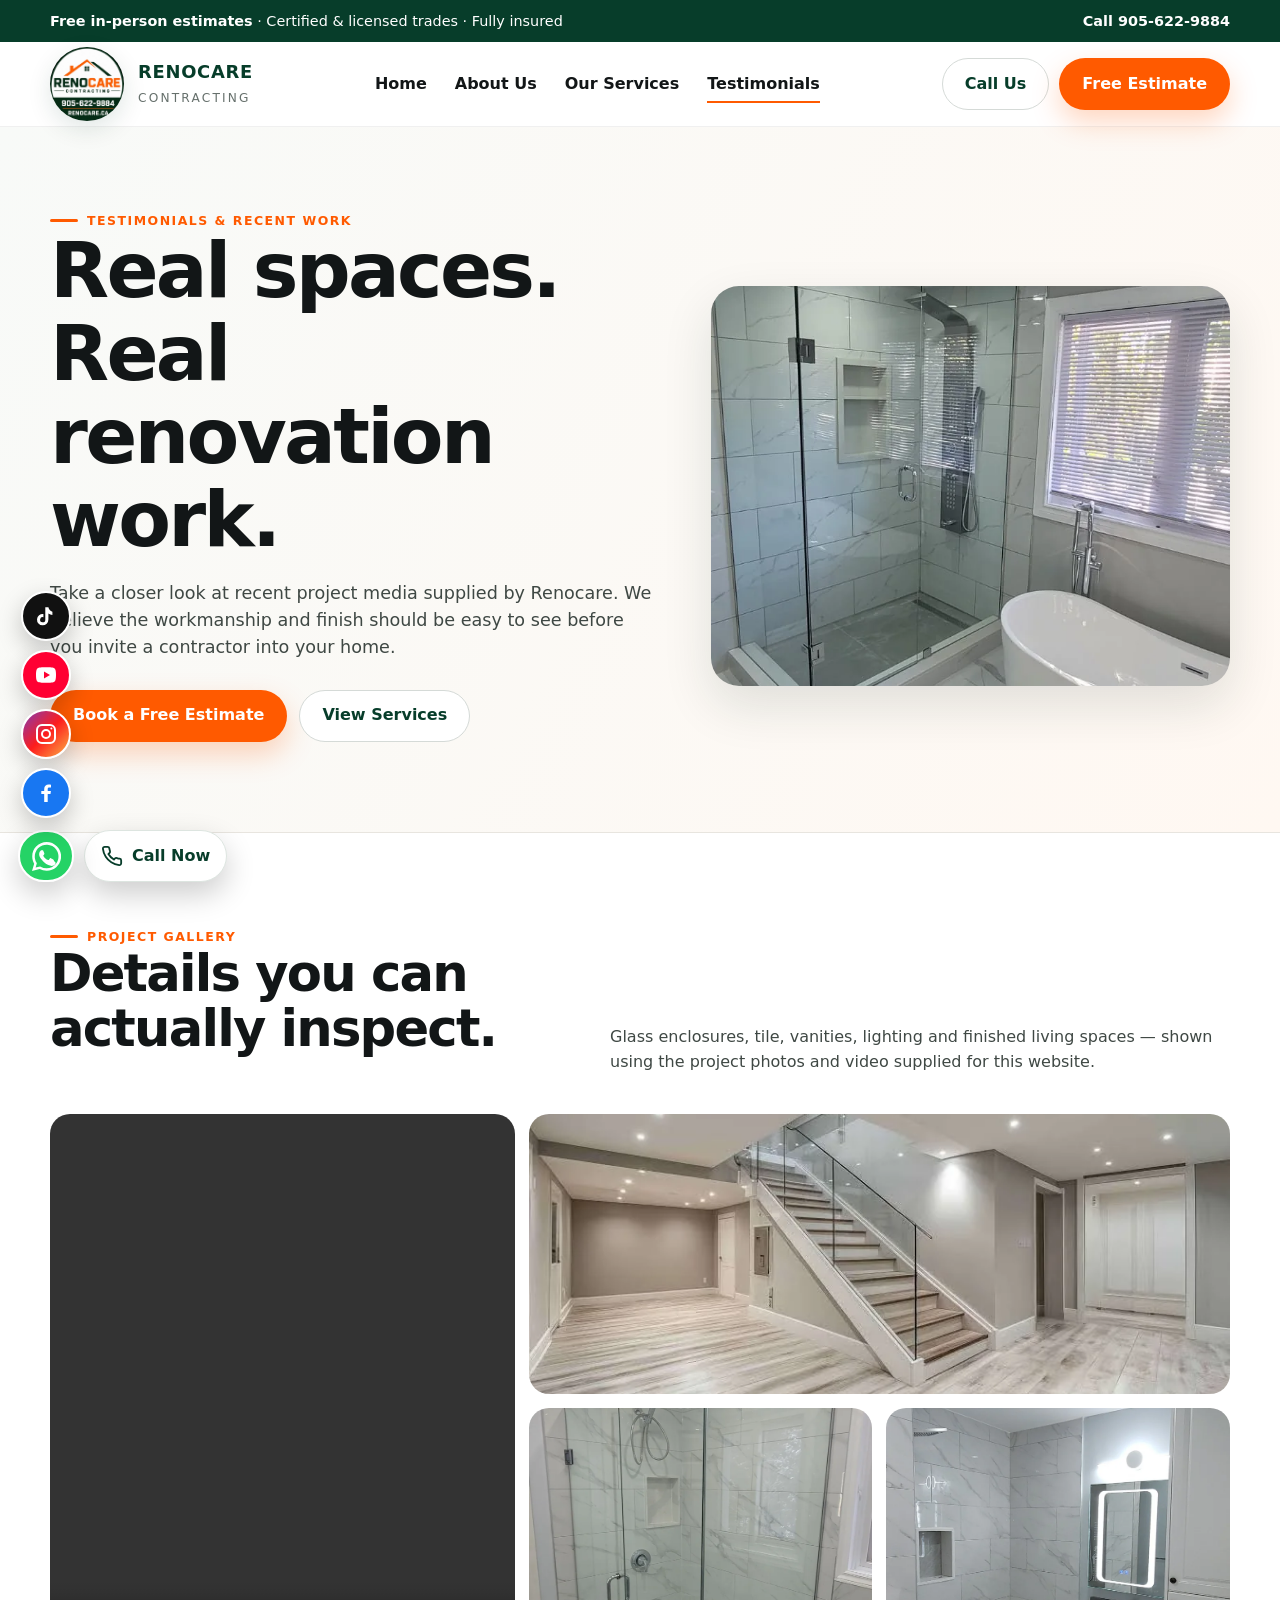
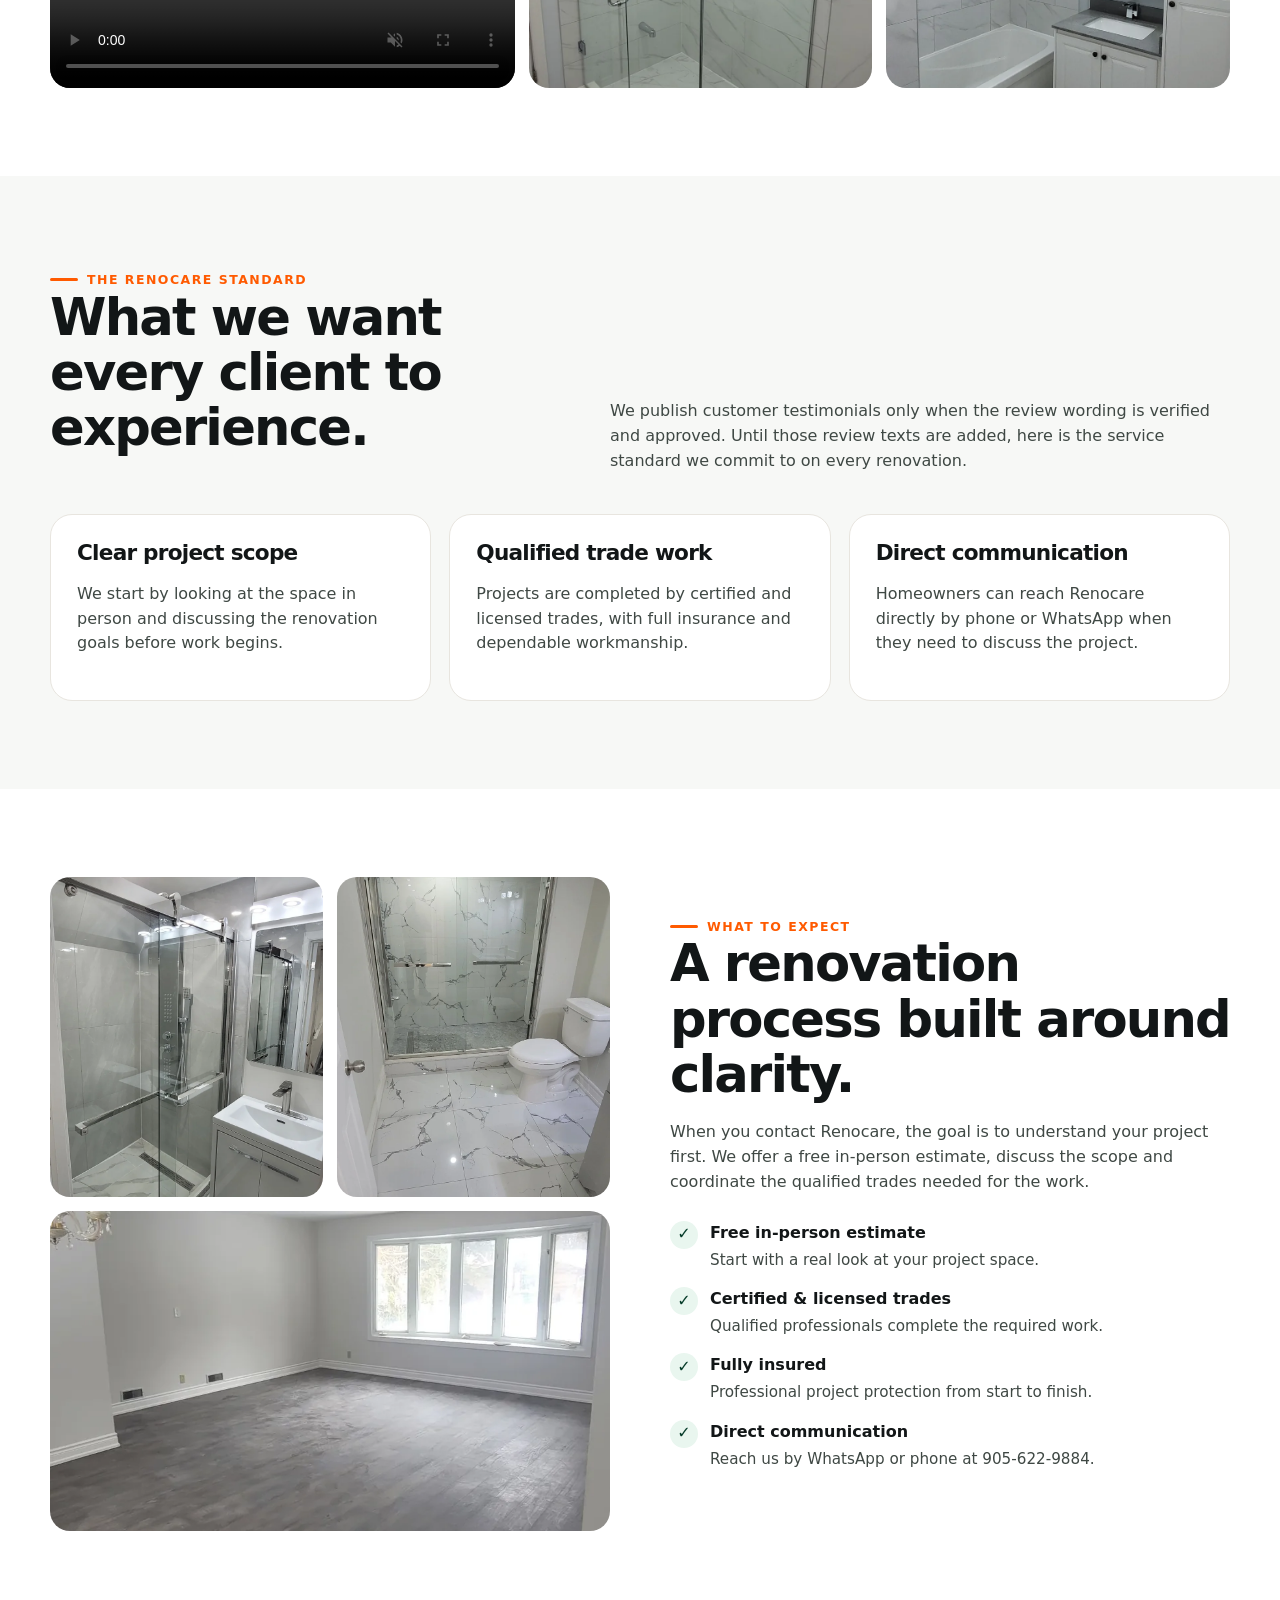
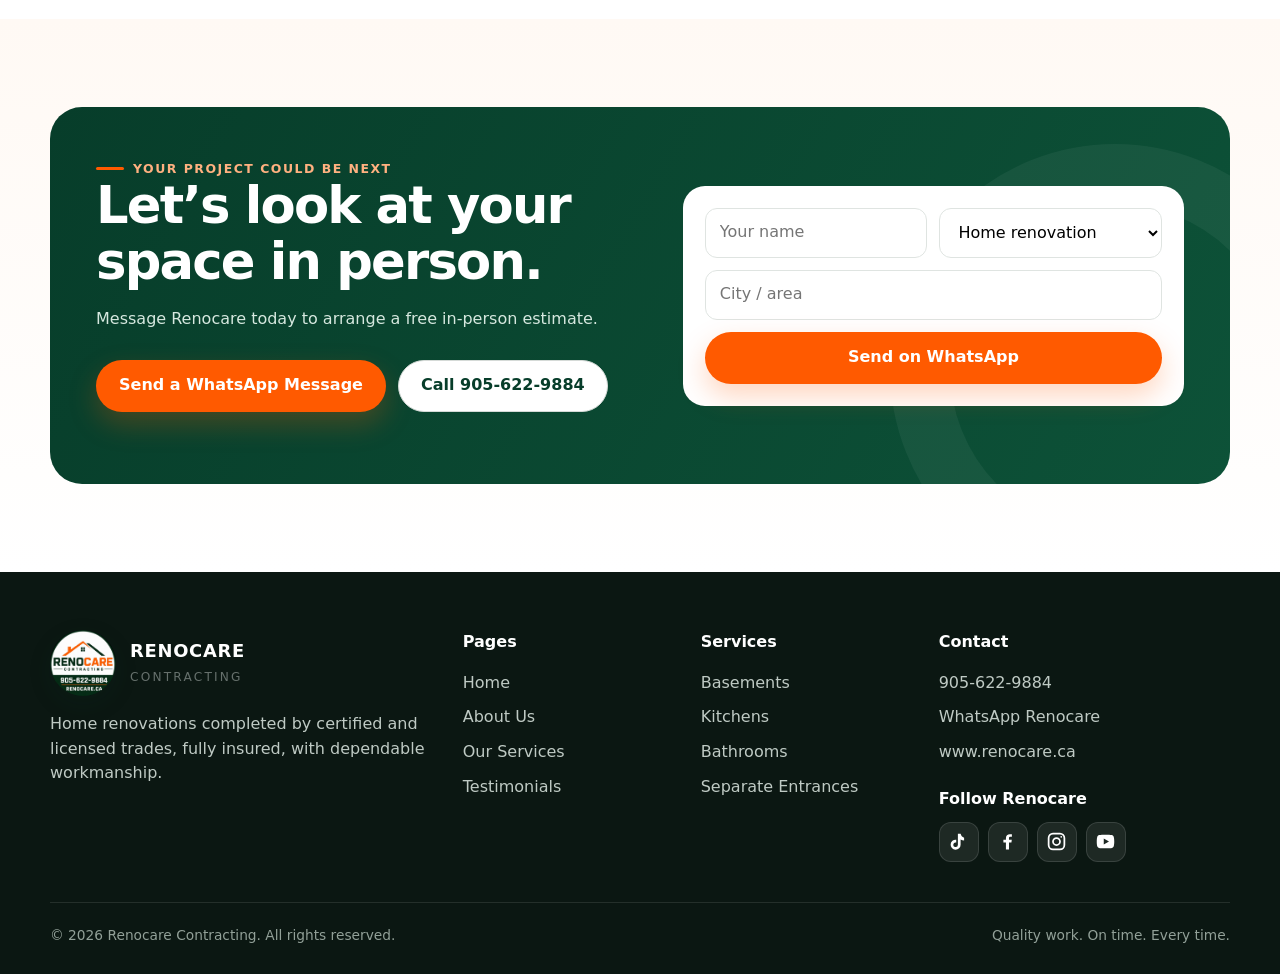
<file: testimonials/index.html>
<!doctype html>
<html lang="en-CA">
<head>
  <meta charset="utf-8"><meta name="viewport" content="width=device-width,initial-scale=1">
  <title>Testimonials & Recent Work | Renocare Contracting</title>
  <meta name="description" content="See recent Renocare Contracting project work and learn what homeowners can expect from our renovation process.">
  <link rel="canonical" href="https://www.renocare.ca/testimonials/"><link rel="icon" type="image/png" sizes="32x32" href="/assets/favicon-32.png"><link rel="apple-touch-icon" href="/assets/favicon-180.png"><link rel="stylesheet" href="/styles.css">
</head>
<body>
  <div class="topbar"><div class="container"><p><strong>Free in-person estimates</strong> · Certified & licensed trades · Fully insured</p><a class="hide-mobile" href="tel:+19056229884">Call 905-622-9884</a></div></div>
  <header class="site-header"><div class="container nav"><a class="brand" href="/"><img src="/assets/logo.webp" alt="Renocare Contracting logo"><span class="brand-text"><strong>RENOCARE</strong><span>Contracting</span></span></a><nav class="nav-links"><a href="/">Home</a><a href="/about/">About Us</a><a href="/services/">Our Services</a><a class="active" href="/testimonials/">Testimonials</a></nav><div class="nav-actions"><a class="btn btn-ghost" href="tel:+19056229884">Call Us</a><a class="btn btn-primary" href="https://wa.me/19056229884?text=Hi%20Renocare%2C%20I%27d%20like%20a%20free%20in-person%20estimate." target="_blank" rel="noopener">Free Estimate</a></div><button class="menu-btn" aria-label="Open menu"><svg viewBox="0 0 24 24" fill="none" stroke="currentColor" stroke-width="2"><path d="M4 7h16M4 12h16M4 17h16"/></svg></button><div class="mobile-menu"><a href="/">Home</a><a href="/about/">About Us</a><a href="/services/">Our Services</a><a href="/testimonials/">Testimonials</a><a href="tel:+19056229884">Call 905-622-9884</a></div></div></header>

  <main>
    <section class="page-hero"><div class="container"><div class="reveal"><span class="eyebrow">Testimonials & recent work</span><h1>Real spaces. Real renovation work.</h1><p>Take a closer look at recent project media supplied by Renocare. We believe the workmanship and finish should be easy to see before you invite a contractor into your home.</p><div class="hero-ctas"><a class="btn btn-primary" href="https://wa.me/19056229884?text=Hi%20Renocare%2C%20I%27d%20like%20a%20free%20in-person%20estimate." target="_blank" rel="noopener">Book a Free Estimate</a><a class="btn btn-ghost" href="/services/">View Services</a></div></div><img class="reveal" src="/assets/bathroom-hero.webp" alt="Completed Renocare bathroom renovation"></div></section>

    <section class="section"><div class="container"><div class="section-head reveal"><div><span class="eyebrow">Project gallery</span><h2>Details you can actually inspect.</h2></div><p>Glass enclosures, tile, vanities, lighting and finished living spaces — shown using the project photos and video supplied for this website.</p></div>
      <div class="gallery reveal"><video class="tall" src="/assets/bathroom-walkthrough.mp4" controls muted playsinline aria-label="Bathroom renovation walkthrough"></video><img class="wide" src="/assets/hero-basement.webp" alt="Finished basement"><img src="/assets/bathroom-2.webp" alt="Glass shower renovation"><img src="/assets/bathroom-3.webp" alt="Bathroom vanity renovation"></div>
    </div></section>

    <section class="section alt"><div class="container"><div class="section-head reveal"><div><span class="eyebrow">The Renocare standard</span><h2>What we want every client to experience.</h2></div><p>We publish customer testimonials only when the review wording is verified and approved. Until those review texts are added, here is the service standard we commit to on every renovation.</p></div>
      <div class="review-grid"><article class="review-card reveal"><h3>Clear project scope</h3><p>We start by looking at the space in person and discussing the renovation goals before work begins.</p></article><article class="review-card reveal"><h3>Qualified trade work</h3><p>Projects are completed by certified and licensed trades, with full insurance and dependable workmanship.</p></article><article class="review-card reveal"><h3>Direct communication</h3><p>Homeowners can reach Renocare directly by phone or WhatsApp when they need to discuss the project.</p></article></div>
    </div></section>

    <section class="section"><div class="container split"><div class="gallery reveal" style="grid-template-columns:1fr 1fr;grid-auto-rows:320px"><img src="/assets/bathroom-1.webp" alt="Finished bathroom shower"><img src="/assets/bathroom-4.webp" alt="Finished bathroom"><img class="wide" src="/assets/home-reno.webp" alt="Finished home interior"></div><div class="reveal"><span class="eyebrow">What to expect</span><h2>A renovation process built around clarity.</h2><p>When you contact Renocare, the goal is to understand your project first. We offer a free in-person estimate, discuss the scope and coordinate the qualified trades needed for the work.</p><div class="check-list"><div class="check"><i>✓</i><div><strong>Free in-person estimate</strong><p>Start with a real look at your project space.</p></div></div><div class="check"><i>✓</i><div><strong>Certified & licensed trades</strong><p>Qualified professionals complete the required work.</p></div></div><div class="check"><i>✓</i><div><strong>Fully insured</strong><p>Professional project protection from start to finish.</p></div></div><div class="check"><i>✓</i><div><strong>Direct communication</strong><p>Reach us by WhatsApp or phone at 905-622-9884.</p></div></div></div></div></div></section>

    <section class="section orange-soft"><div class="container cta-panel reveal"><div><span class="eyebrow" style="color:#ffb180">Your project could be next</span><h2>Let’s look at your space in person.</h2><p>Message Renocare today to arrange a free in-person estimate.</p><div class="hero-ctas"><a class="btn btn-primary" href="https://wa.me/19056229884?text=Hi%20Renocare%2C%20I%27d%20like%20to%20book%20a%20free%20in-person%20estimate." target="_blank" rel="noopener">Send a WhatsApp Message</a><a class="btn btn-ghost" href="tel:+19056229884">Call 905-622-9884</a></div></div><form class="estimate-form" data-whatsapp-form><input name="name" placeholder="Your name" required><select name="project"><option value="home renovation">Home renovation</option><option value="basement renovation">Basement renovation</option><option value="kitchen renovation">Kitchen renovation</option><option value="bathroom renovation">Bathroom renovation</option><option value="separate entrance">Separate entrance</option></select><input class="full" name="city" placeholder="City / area"><button class="btn btn-primary full">Send on WhatsApp</button></form></div></section>
  </main>

  <footer class="footer"><div class="container"><div class="footer-grid"><div><a class="brand" href="/"><img src="/assets/logo.webp" alt="Renocare Contracting"><span class="brand-text"><strong style="color:white">RENOCARE</strong><span>Contracting</span></span></a><p style="margin-top:16px">Home renovations completed by certified and licensed trades, fully insured, with dependable workmanship.</p></div><div><h4>Pages</h4><div class="footer-list"><a href="/">Home</a><a href="/about/">About Us</a><a href="/services/">Our Services</a><a href="/testimonials/">Testimonials</a></div></div><div><h4>Services</h4><div class="footer-list"><a href="/services/#basement-renovation">Basements</a><a href="/services/#kitchen-renovation">Kitchens</a><a href="/services/#bathroom-renovation">Bathrooms</a><a href="/services/#separate-entrance">Separate Entrances</a></div></div><div><h4>Contact</h4><div class="footer-list"><a href="tel:+19056229884">905-622-9884</a><a href="https://wa.me/19056229884" target="_blank" rel="noopener">WhatsApp Renocare</a><a href="https://www.renocare.ca">www.renocare.ca</a></div><div class="footer-social"><h4>Follow Renocare</h4><div class="social-links">
<a class="social-link" href="https://www.tiktok.com/@renocare.ca" target="_blank" rel="noopener noreferrer" aria-label="Renocare on TikTok" title="TikTok"><svg viewBox="0 0 24 24" aria-hidden="true"><path d="M14.4 3.2c.5 2.1 1.8 3.7 4 4.5v3.2a9 9 0 0 1-4-1.3v6a5.7 5.7 0 1 1-5-5.6v3.2a2.6 2.6 0 1 0 1.9 2.5V3.2h3.1Z"/></svg></a>
<a class="social-link" href="https://www.facebook.com/renocare365/" target="_blank" rel="noopener noreferrer" aria-label="Renocare on Facebook" title="Facebook"><svg viewBox="0 0 24 24" aria-hidden="true"><path d="M13.7 21v-8h2.8l.4-3h-3.2V8.1c0-.9.3-1.6 1.7-1.6H17V3.8c-.7-.1-1.5-.2-2.3-.2-2.7 0-4.5 1.6-4.5 4.6V10H7.3v3h2.9v8h3.5Z"/></svg></a>
<a class="social-link" href="https://www.instagram.com/renocare365/" target="_blank" rel="noopener noreferrer" aria-label="Renocare on Instagram" title="Instagram"><svg viewBox="0 0 24 24" aria-hidden="true" fill="none" stroke="currentColor" stroke-width="2"><rect x="3" y="3" width="18" height="18" rx="5"/><circle cx="12" cy="12" r="4"/><circle cx="17.4" cy="6.6" r="1" fill="currentColor" stroke="none"/></svg></a>
<a class="social-link" href="https://www.youtube.com/@renocarecanada/" target="_blank" rel="noopener noreferrer" aria-label="Renocare on YouTube" title="YouTube"><svg viewBox="0 0 24 24" aria-hidden="true"><path d="M22 12c0-2.3-.2-4-.5-5-.3-1.1-1.2-2-2.3-2.3C17.6 4.2 12 4.2 12 4.2s-5.6 0-7.2.5C3.7 5 2.8 5.9 2.5 7 2.2 8 2 9.7 2 12s.2 4 .5 5c.3 1.1 1.2 2 2.3 2.3 1.6.5 7.2.5 7.2.5s5.6 0 7.2-.5c1.1-.3 2-1.2 2.3-2.3.3-1 .5-2.7.5-5Zm-12 3.4V8.6l6 3.4-6 3.4Z"/></svg></a>
</div></div></div></div><div class="footer-bottom"><span>© 2026 Renocare Contracting. All rights reserved.</span><span>Quality work. On time. Every time.</span></div></div></footer>
  <div class="float-actions"><div class="float-social-wrap"><div class="social-flyout" aria-label="Renocare social media">
<a class="social-flyout-link social-tiktok" href="https://www.tiktok.com/@renocare.ca" target="_blank" rel="noopener noreferrer" aria-label="Renocare on TikTok" title="TikTok" data-label="TikTok"><svg viewBox="0 0 24 24" aria-hidden="true"><path d="M14.4 3.2c.5 2.1 1.8 3.7 4 4.5v3.2a9 9 0 0 1-4-1.3v6a5.7 5.7 0 1 1-5-5.6v3.2a2.6 2.6 0 1 0 1.9 2.5V3.2h3.1Z"/></svg></a>
<a class="social-flyout-link social-youtube" href="https://www.youtube.com/@renocarecanada/" target="_blank" rel="noopener noreferrer" aria-label="Renocare on YouTube" title="YouTube" data-label="YouTube"><svg viewBox="0 0 24 24" aria-hidden="true"><path d="M22 12c0-2.3-.2-4-.5-5-.3-1.1-1.2-2-2.3-2.3C17.6 4.2 12 4.2 12 4.2s-5.6 0-7.2.5C3.7 5 2.8 5.9 2.5 7 2.2 8 2 9.7 2 12s.2 4 .5 5c.3 1.1 1.2 2 2.3 2.3 1.6.5 7.2.5 7.2.5s5.6 0 7.2-.5c1.1-.3 2-1.2 2.3-2.3.3-1 .5-2.7.5-5Zm-12 3.4V8.6l6 3.4-6 3.4Z"/></svg></a>
<a class="social-flyout-link social-instagram" href="https://www.instagram.com/renocare365/" target="_blank" rel="noopener noreferrer" aria-label="Renocare on Instagram" title="Instagram" data-label="Instagram"><svg viewBox="0 0 24 24" aria-hidden="true" fill="none" stroke="currentColor" stroke-width="2"><rect x="3" y="3" width="18" height="18" rx="5"/><circle cx="12" cy="12" r="4"/><circle cx="17.4" cy="6.6" r="1" fill="currentColor" stroke="none"/></svg></a>
<a class="social-flyout-link social-facebook" href="https://www.facebook.com/renocare365/" target="_blank" rel="noopener noreferrer" aria-label="Renocare on Facebook" title="Facebook" data-label="Facebook"><svg viewBox="0 0 24 24" aria-hidden="true"><path d="M13.7 21v-8h2.8l.4-3h-3.2V8.1c0-.9.3-1.6 1.7-1.6H17V3.8c-.7-.1-1.5-.2-2.3-.2-2.7 0-4.5 1.6-4.5 4.6V10H7.3v3h2.9v8h3.5Z"/></svg></a>
</div><a class="float-btn float-whatsapp" aria-label="Message Renocare on WhatsApp" title="Message us on WhatsApp" href="https://wa.me/19056229884?text=Hi%20Renocare%2C%20I%27d%20like%20a%20free%20in-person%20estimate." target="_blank" rel="noopener"><svg viewBox="0 0 24 24" fill="currentColor" aria-hidden="true"><path d="M20.5 3.5A11.8 11.8 0 0 0 12.1 0C5.5 0 .2 5.3.2 11.9c0 2.1.6 4.2 1.6 6L0 24l6.3-1.7a12 12 0 0 0 5.8 1.5h.1c6.6 0 11.9-5.3 11.9-11.9 0-3.2-1.3-6.2-3.6-8.4ZM12.2 21.8h-.1a9.9 9.9 0 0 1-5-1.4l-.4-.2-3.7 1 1-3.6-.2-.4a9.8 9.8 0 1 1 8.4 4.6Zm5.4-7.4c-.3-.1-1.8-.9-2.1-1-.3-.1-.5-.1-.7.2-.2.3-.8 1-.9 1.2-.2.2-.3.2-.6.1-1.7-.8-2.8-1.5-3.9-3.4-.3-.5.3-.5.8-1.6.1-.2 0-.4 0-.6l-.9-2.1c-.2-.5-.5-.4-.7-.4H8c-.2 0-.6.1-.9.4-.3.3-1.2 1.2-1.2 2.9s1.2 3.3 1.4 3.6c.2.2 2.4 3.7 5.8 5.2 2.2 1 3.1 1 4.2.8.7-.1 1.8-.7 2-1.4.3-.7.3-1.3.2-1.4-.1-.1-.3-.2-.6-.3Z"/></svg></a></div><a class="float-btn float-call" aria-label="Call Renocare at 905-622-9884" href="tel:+19056229884"><svg viewBox="0 0 24 24" fill="none" stroke="currentColor" stroke-width="2" aria-hidden="true"><path d="M22 16.9v3a2 2 0 0 1-2.2 2 19.8 19.8 0 0 1-8.6-3.1 19.5 19.5 0 0 1-6-6A19.8 19.8 0 0 1 2.1 4.2 2 2 0 0 1 4.1 2h3a2 2 0 0 1 2 1.7c.1 1 .4 2 .7 2.9a2 2 0 0 1-.5 2.1L8.1 9.9a16 16 0 0 0 6 6l1.2-1.2a2 2 0 0 1 2.1-.5c.9.3 1.9.6 2.9.7A2 2 0 0 1 22 16.9Z"/></svg><span class="desktop-label">Call Now</span><span class="mobile-only">Call</span></a></div>
  <script src="/script.js" defer></script>
</body></html>
</file>
<file: styles.css>
:root{
  --green:#073d2a;
  --green-2:#0c5a3d;
  --orange:#ff5a00;
  --orange-2:#ff7a1a;
  --cream:#fff8f2;
  --ink:#121617;
  --muted:#66706c;
  --line:#e8e5df;
  --white:#fff;
  --shadow:0 20px 50px rgba(15,40,29,.12);
  --radius:24px;
}
*{box-sizing:border-box}
html{scroll-behavior:smooth}
body{margin:0;font-family:Inter,ui-sans-serif,system-ui,-apple-system,BlinkMacSystemFont,"Segoe UI",sans-serif;color:var(--ink);background:#fff;line-height:1.55}
img,video{max-width:100%;display:block}
a{color:inherit;text-decoration:none}
button,input,select,textarea{font:inherit}
.container{width:min(1180px,calc(100% - 40px));margin-inline:auto}
.eyebrow{display:inline-flex;align-items:center;gap:9px;text-transform:uppercase;font-weight:850;letter-spacing:.12em;font-size:.78rem;color:var(--orange)}
.eyebrow::before{content:"";width:28px;height:3px;border-radius:999px;background:var(--orange)}
h1,h2,h3{line-height:1.08;margin:0 0 18px;letter-spacing:-.035em}
h1{font-size:clamp(2.7rem,6vw,5.7rem)}
h2{font-size:clamp(2.05rem,4vw,3.7rem)}
h3{font-size:1.35rem}
p{margin:0 0 18px;color:#3f4844}
.btn{display:inline-flex;align-items:center;justify-content:center;gap:10px;min-height:52px;padding:0 22px;border-radius:999px;font-weight:850;border:1px solid transparent;transition:.22s ease;cursor:pointer}
.btn:hover{transform:translateY(-2px)}
.btn-primary{background:var(--orange);color:#fff;box-shadow:0 12px 28px rgba(255,90,0,.25)}
.btn-secondary{background:var(--green);color:#fff}
.btn-ghost{border-color:#d5dad7;background:#fff;color:var(--green)}
.btn svg{width:20px;height:20px;flex:none}
.topbar{background:var(--green);color:#fff;font-size:.9rem}
.topbar .container{display:flex;justify-content:space-between;gap:20px;align-items:center;min-height:42px}
.topbar p{color:#fff;margin:0}
.topbar a{font-weight:800}
.site-header{position:sticky;top:0;z-index:50;background:rgba(255,255,255,.94);backdrop-filter:blur(14px);border-bottom:1px solid rgba(0,0,0,.06)}
.nav{min-height:84px;display:flex;align-items:center;justify-content:space-between;gap:24px}
.brand{display:flex;align-items:center;gap:14px;min-width:0}
.brand img{width:74px;height:74px;object-fit:cover;border-radius:50%;box-shadow:0 8px 24px rgba(7,61,42,.12)}
.brand-text strong{display:block;color:var(--green);font-size:1.12rem;letter-spacing:.04em}
.brand-text span{font-size:.76rem;color:var(--muted);text-transform:uppercase;letter-spacing:.18em}
.nav-links{display:flex;align-items:center;gap:28px;font-weight:750}
.nav-links a{position:relative;padding:10px 0}
.nav-links a::after{content:"";position:absolute;left:0;bottom:3px;width:0;height:2px;background:var(--orange);transition:.2s}
.nav-links a:hover::after,.nav-links a.active::after{width:100%}
.nav-actions{display:flex;align-items:center;gap:10px}
.menu-btn{display:none;border:0;background:#f4f6f5;width:46px;height:46px;border-radius:50%;align-items:center;justify-content:center;color:var(--green)}
.mobile-menu{display:none}
.hero{position:relative;overflow:hidden;background:linear-gradient(120deg,#fff 0%,#fff9f4 58%,#f0f8f4 100%)}
.hero::before{content:"";position:absolute;width:380px;height:380px;background:rgba(255,90,0,.07);border-radius:50%;left:-120px;top:-130px}
.hero-grid{display:grid;grid-template-columns:1.03fr .97fr;gap:52px;align-items:center;padding:76px 0 82px;position:relative;z-index:1}
.hero-copy h1 span{color:var(--orange)}
.hero-copy .lead{font-size:1.18rem;max-width:680px;color:#46504b}
.hero-ctas{display:flex;gap:12px;flex-wrap:wrap;margin:28px 0 26px}
.trust-row{display:flex;gap:22px;flex-wrap:wrap;padding-top:22px;border-top:1px solid var(--line)}
.trust-item{display:flex;align-items:center;gap:9px;font-weight:800;color:var(--green)}
.trust-item span{display:grid;place-items:center;width:30px;height:30px;border-radius:50%;background:#eaf5ef;color:var(--green)}
.hero-media{position:relative}
.hero-media img{width:100%;height:590px;object-fit:cover;border-radius:32px;box-shadow:var(--shadow)}
.offer-card{position:absolute;left:-28px;bottom:28px;background:#fff;border-radius:20px;box-shadow:0 18px 45px rgba(0,0,0,.17);padding:20px 22px;border-left:5px solid var(--orange);max-width:280px}
.offer-card strong{font-size:1.45rem;display:block;color:var(--green)}
.offer-card span{font-size:.9rem;color:var(--muted)}
.badge{position:absolute;right:-10px;top:28px;background:var(--green);color:#fff;border-radius:18px;padding:14px 18px;font-weight:850;box-shadow:var(--shadow)}
.section{padding:88px 0}
.section.alt{background:#f7f8f6}
.section.orange-soft{background:linear-gradient(180deg,#fff9f4,#fff)}
.section-head{display:flex;align-items:end;justify-content:space-between;gap:30px;margin-bottom:40px}
.section-head p{max-width:620px;margin:0}
.service-grid{display:grid;grid-template-columns:repeat(3,1fr);gap:20px}
.service-card{position:relative;background:#fff;border:1px solid var(--line);border-radius:22px;padding:26px;overflow:hidden;min-height:290px;display:flex;flex-direction:column;transition:.22s ease}
.service-card:hover{transform:translateY(-5px);box-shadow:var(--shadow);border-color:transparent}
.service-card .icon{width:54px;height:54px;border-radius:16px;background:#fff0e7;color:var(--orange);display:grid;place-items:center;margin-bottom:34px}
.service-card .icon svg{width:29px;height:29px}
.service-card p{font-size:.96rem}
.service-card a{margin-top:auto;color:var(--green);font-weight:850;display:flex;align-items:center;gap:7px}
.service-card.featured{grid-column:span 2;background:var(--green);color:#fff;min-height:340px}
.service-card.featured p,.service-card.featured a{color:#e9f3ee}
.service-card.featured .icon{background:rgba(255,255,255,.12);color:#fff}
.service-card.featured::after{content:"";position:absolute;right:-85px;top:-85px;width:220px;height:220px;border:32px solid rgba(255,255,255,.06);border-radius:50%}
.split{display:grid;grid-template-columns:1fr 1fr;gap:60px;align-items:center}
.media-stack{position:relative;min-height:560px}
.media-stack .main{position:absolute;left:0;top:0;width:78%;height:500px;object-fit:cover;border-radius:28px;box-shadow:var(--shadow)}
.media-stack .small{position:absolute;right:0;bottom:0;width:50%;height:290px;object-fit:cover;border-radius:24px;border:8px solid #fff;box-shadow:var(--shadow)}
.check-list{display:grid;gap:15px;margin:26px 0}
.check{display:flex;gap:12px;align-items:flex-start}
.check i{font-style:normal;flex:none;width:28px;height:28px;border-radius:50%;display:grid;place-items:center;background:#e9f6ef;color:var(--green);font-weight:900}
.check strong{display:block;margin-bottom:3px}
.check p{margin:0;font-size:.95rem}
.proof-bar{background:var(--green);color:#fff;border-radius:28px;padding:28px 34px;display:grid;grid-template-columns:repeat(4,1fr);gap:16px}
.proof-bar .proof{padding:6px 18px;border-right:1px solid rgba(255,255,255,.16)}
.proof-bar .proof:last-child{border-right:0}
.proof strong{display:block;font-size:1.08rem}
.proof span{font-size:.87rem;color:#cde1d7}
.gallery{display:grid;grid-template-columns:1.15fr .85fr .85fr;grid-auto-rows:280px;gap:14px}
.gallery img,.gallery video{width:100%;height:100%;object-fit:cover;border-radius:20px}
.gallery .tall{grid-row:span 2}
.gallery .wide{grid-column:span 2}
.cta-panel{display:grid;grid-template-columns:1fr .9fr;gap:30px;align-items:center;background:linear-gradient(120deg,var(--green),#0d5238);border-radius:32px;padding:46px;color:#fff;overflow:hidden;position:relative}
.cta-panel::after{content:"";position:absolute;right:-110px;bottom:-110px;width:330px;height:330px;border:60px solid rgba(255,255,255,.05);border-radius:50%}
.cta-panel p{color:#d6e8df}
.estimate-form{position:relative;z-index:1;background:#fff;border-radius:22px;padding:22px;color:var(--ink);display:grid;grid-template-columns:1fr 1fr;gap:12px}
.estimate-form input,.estimate-form select{width:100%;min-height:50px;border:1px solid #dfe4e1;border-radius:12px;padding:0 14px;background:#fff;outline:none}
.estimate-form input:focus,.estimate-form select:focus{border-color:var(--orange);box-shadow:0 0 0 3px rgba(255,90,0,.1)}
.estimate-form .full{grid-column:1/-1}
.page-hero{padding:78px 0 64px;background:linear-gradient(120deg,#f8faf8 0%,#fff8f2 100%);border-bottom:1px solid var(--line)}
.page-hero .container{display:grid;grid-template-columns:1fr .85fr;gap:50px;align-items:center}
.page-hero img{height:400px;width:100%;object-fit:cover;border-radius:28px;box-shadow:var(--shadow)}
.page-hero p{font-size:1.1rem;max-width:680px}
.timeline{display:grid;grid-template-columns:repeat(4,1fr);gap:16px;counter-reset:steps}
.step{border:1px solid var(--line);border-radius:20px;padding:25px;background:#fff;counter-increment:steps}
.step::before{content:"0" counter(steps);display:block;font-size:.8rem;font-weight:900;letter-spacing:.12em;color:var(--orange);margin-bottom:22px}
.about-grid{display:grid;grid-template-columns:1fr 1fr;gap:22px}
.about-card{border:1px solid var(--line);border-radius:22px;padding:28px;background:#fff}
.about-card.dark{background:var(--green);color:#fff;border:0}
.about-card.dark p{color:#d7e6de}
.service-detail{display:grid;grid-template-columns:380px 1fr;gap:35px;padding:34px 0;border-bottom:1px solid var(--line);align-items:start}
.service-detail:last-child{border-bottom:0}
.service-detail .service-number{color:var(--orange);font-size:.82rem;letter-spacing:.13em;font-weight:900;text-transform:uppercase}
.service-detail ul{padding-left:20px;color:#3d4743}
.service-detail li{margin-bottom:8px}
.testimonial-note{padding:22px;border-radius:18px;background:#fff5e9;border:1px solid #ffd8b6;color:#6d3c17}
.review-grid{display:grid;grid-template-columns:repeat(3,1fr);gap:18px}
.review-card{border:1px solid var(--line);border-radius:22px;padding:26px;background:#fff}
.review-card .stars{color:#ff9f1a;letter-spacing:.1em;margin-bottom:14px}
.review-card .placeholder{padding:16px;border-radius:14px;background:#f6f7f6;color:#6a736f;font-size:.92rem;margin-top:16px}
.footer{background:#0b1712;color:#fff;padding:58px 0 28px}
.footer-grid{display:grid;grid-template-columns:1.3fr .7fr .7fr 1fr;gap:34px}
.footer h4{margin:0 0 16px;font-size:1rem}
.footer p,.footer a{color:#bfcac4}
.footer a:hover{color:#fff}
.footer .brand img{width:66px;height:66px}
.footer-list{display:grid;gap:10px}
.footer-bottom{display:flex;justify-content:space-between;gap:20px;align-items:center;margin-top:40px;padding-top:22px;border-top:1px solid rgba(255,255,255,.1);font-size:.86rem;color:#92a098}
.float-actions{position:fixed;left:18px;bottom:18px;z-index:60;display:flex;gap:10px;align-items:center}
.float-btn{height:52px;border-radius:999px;padding:0 16px;display:inline-flex;align-items:center;gap:9px;font-weight:900;box-shadow:0 12px 30px rgba(0,0,0,.2)}
.float-btn svg{width:22px;height:22px;flex:none}
.float-whatsapp{width:56px;padding:0;justify-content:center;background:#25d366;color:#fff;border:2px solid #fff}
.float-whatsapp svg{width:29px;height:29px}
.float-call{background:#fff;color:var(--green);border:1px solid #dde5e0}
.mobile-only{display:none}
.reveal{opacity:0;transform:translateY(14px);transition:.55s ease}
.reveal.visible{opacity:1;transform:none}
@media(max-width:980px){
  .nav-links,.nav-actions{display:none}
  .menu-btn{display:flex}
  .mobile-menu{display:none;position:absolute;top:100%;left:0;right:0;background:#fff;border-bottom:1px solid var(--line);padding:18px 20px 24px;box-shadow:0 18px 30px rgba(0,0,0,.08)}
  .mobile-menu.open{display:grid;gap:10px}
  .mobile-menu a{padding:12px 6px;font-weight:800}
  .hero-grid,.split,.page-hero .container,.cta-panel{grid-template-columns:1fr}
  .hero-grid{padding-top:54px}
  .hero-media{max-width:760px}
  .hero-media img{height:500px}
  .service-grid{grid-template-columns:1fr 1fr}
  .service-card.featured{grid-column:span 2}
  .proof-bar{grid-template-columns:1fr 1fr}
  .proof-bar .proof:nth-child(2){border-right:0}
  .timeline{grid-template-columns:1fr 1fr}
  .footer-grid{grid-template-columns:1fr 1fr}
  .service-detail{grid-template-columns:1fr}
  .review-grid{grid-template-columns:1fr 1fr}
}
@media(max-width:650px){
  .container{width:min(100% - 28px,1180px)}
  .topbar .container{justify-content:center;text-align:center;min-height:38px}
  .topbar .hide-mobile{display:none}
  .brand img{width:60px;height:60px}
  .brand-text{display:none}
  .nav{min-height:72px}
  .hero-grid{gap:28px;padding:42px 0 58px}
  .hero-media img{height:390px;border-radius:22px}
  .offer-card{left:10px;right:10px;bottom:12px;max-width:none}
  .badge{right:10px;top:10px}
  .section{padding:64px 0}
  .section-head{align-items:start;flex-direction:column}
  .service-grid{grid-template-columns:1fr}
  .service-card.featured{grid-column:auto}
  .media-stack{min-height:440px}
  .media-stack .main{height:400px;width:88%}
  .media-stack .small{height:220px;width:52%}
  .proof-bar{grid-template-columns:1fr;padding:24px}
  .proof-bar .proof{border-right:0;border-bottom:1px solid rgba(255,255,255,.15);padding:12px 4px}
  .proof-bar .proof:last-child{border-bottom:0}
  .gallery{grid-template-columns:1fr 1fr;grid-auto-rows:220px}
  .gallery .tall{grid-row:span 1}
  .gallery .wide{grid-column:span 2}
  .estimate-form{grid-template-columns:1fr}
  .estimate-form .full{grid-column:auto}
  .page-hero{padding:50px 0}
  .page-hero img{height:300px}
  .timeline,.about-grid,.review-grid{grid-template-columns:1fr}
  .footer-grid{grid-template-columns:1fr}
  .footer-bottom{flex-direction:column;align-items:flex-start}
  .float-actions{left:12px;right:12px;bottom:12px}
  .float-btn{justify-content:center;padding:0 10px}
  .float-whatsapp{flex:0 0 56px;padding:0}
  .float-call{flex:1}
  .float-btn span{font-size:.86rem}
  .desktop-label{display:none}
  .mobile-only{display:inline}
}


/* Social profiles */
.footer-social{margin-top:22px}
.footer-social h4{margin-bottom:10px}
.social-links{display:flex;flex-wrap:wrap;gap:9px}
.social-link{width:40px;height:40px;border-radius:12px;display:grid;place-items:center;background:rgba(255,255,255,.08);border:1px solid rgba(255,255,255,.12);color:#fff!important;transition:.2s ease}
.social-link:hover{transform:translateY(-2px);background:var(--orange);border-color:var(--orange);color:#fff!important}
.social-link svg{width:21px;height:21px;fill:currentColor}
.social-link svg[fill="none"]{fill:none}

/* Premium illustrative imagery on the services page */
.service-detail-head img{width:100%;height:205px;object-fit:cover;border-radius:18px;margin-top:18px;box-shadow:0 10px 28px rgba(14,45,34,.12)}
.inspiration-gallery img{object-position:center}
@media(max-width:980px){
  .service-detail-head{display:grid;grid-template-columns:minmax(220px,320px) 1fr;gap:22px;align-items:end}
  .service-detail-head img{grid-row:1 / span 2;grid-column:1;height:190px;margin-top:0}
  .service-detail-head .service-number,.service-detail-head h2{grid-column:2;margin:0}
}
@media(max-width:650px){
  .service-detail-head{display:block}
  .service-detail-head img{height:220px;margin-top:16px}
}


/* Always-visible social media icons, stacked above the floating WhatsApp button. */
.float-social-wrap{position:relative;display:flex;align-items:center;flex:0 0 56px}
.social-flyout{
  position:absolute;
  left:3px;
  bottom:calc(100% + 12px);
  display:flex;
  flex-direction:column;
  gap:9px;
  opacity:1;
  visibility:visible;
  pointer-events:auto;
  transform:none;
  z-index:2;
}
.social-flyout-link{
  position:relative;
  width:50px;
  height:50px;
  border-radius:50%;
  display:grid;
  place-items:center;
  color:#fff;
  box-shadow:0 9px 24px rgba(0,0,0,.22);
  border:2px solid #fff;
  transition:transform .18s ease,box-shadow .18s ease;
}
.social-flyout-link:hover{transform:translateY(-2px) scale(1.05);box-shadow:0 12px 28px rgba(0,0,0,.28)}
.social-flyout-link:focus-visible{outline:3px solid var(--orange);outline-offset:3px}
.social-flyout-link svg{width:24px;height:24px;fill:currentColor}
.social-flyout-link svg[fill="none"]{fill:none}
.social-flyout-link::after{
  content:attr(data-label);
  position:absolute;
  left:59px;
  top:50%;
  transform:translateY(-50%) translateX(-4px);
  padding:6px 9px;
  border-radius:8px;
  background:#101713;
  color:#fff;
  font-size:.75rem;
  font-weight:800;
  white-space:nowrap;
  opacity:0;
  pointer-events:none;
  transition:.15s ease;
  box-shadow:0 5px 14px rgba(0,0,0,.18);
}
.social-flyout-link:hover::after,.social-flyout-link:focus-visible::after{opacity:1;transform:translateY(-50%) translateX(0)}
.social-tiktok{background:#111}
.social-youtube{background:#ff0033}
.social-instagram{background:linear-gradient(135deg,#833ab4,#fd1d1d,#fcb045)}
.social-facebook{background:#1877f2}
@media(max-width:650px){
  .float-social-wrap{width:56px;flex:0 0 56px}
  .float-social-wrap .float-whatsapp{width:56px;flex:0 0 56px}
  .social-flyout{left:5px;bottom:calc(100% + 12px);gap:8px}
  .social-flyout-link{width:46px;height:46px}
  .social-flyout-link svg{width:22px;height:22px}
  .social-flyout-link::after{display:none}
}
</file>
